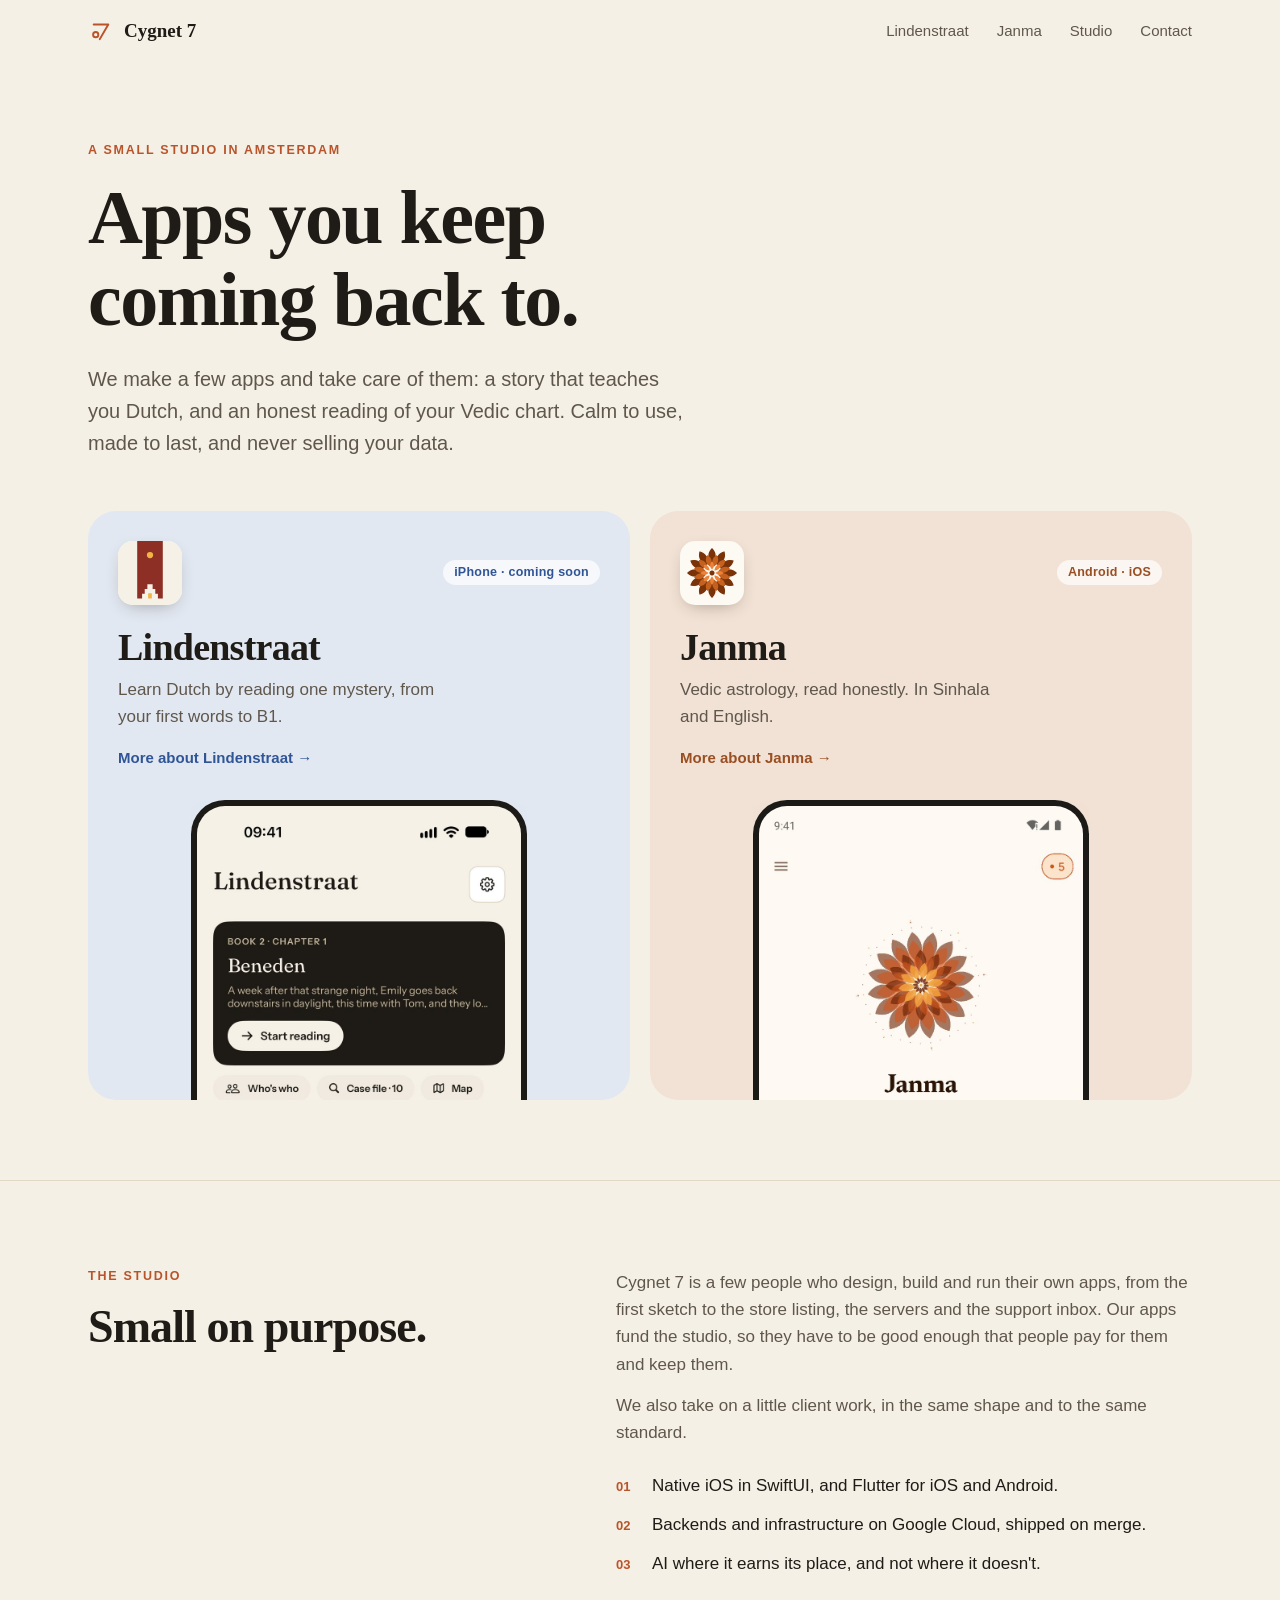
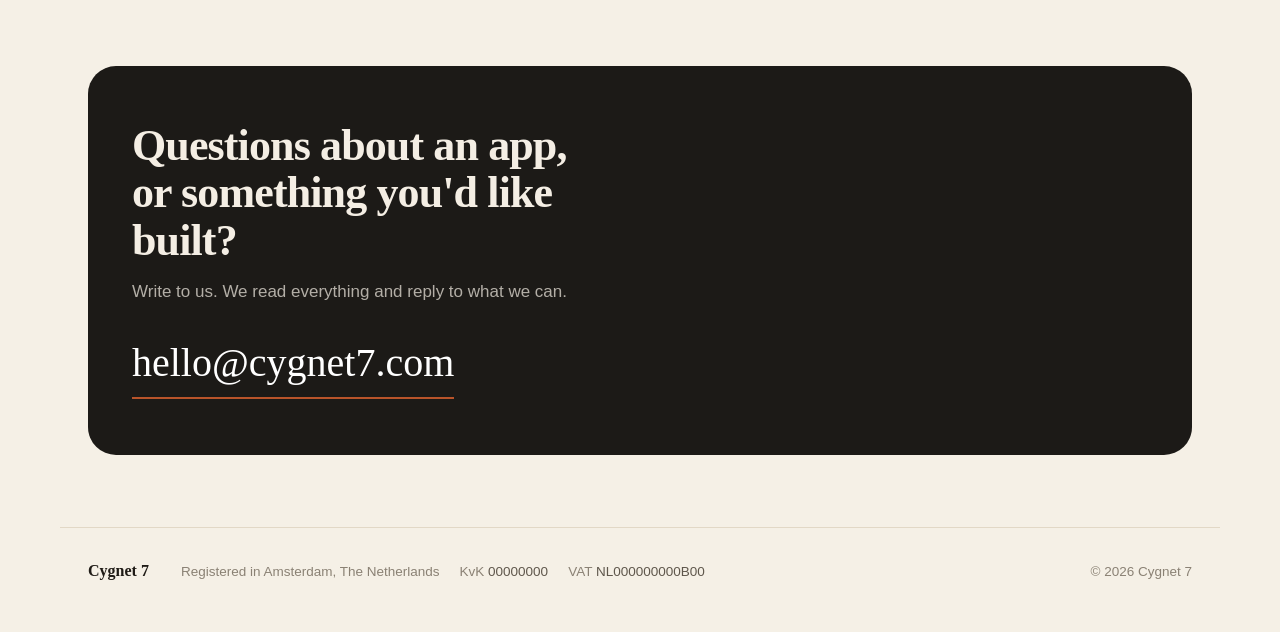
<file: index.html>
<!doctype html>
<html lang="en">
<head>
  <meta charset="utf-8" />
  <meta name="viewport" content="width=device-width, initial-scale=1" />
  <title>Cygnet 7 — Lindenstraat, Janma and other small apps from Amsterdam</title>
  <meta name="description" content="Cygnet 7 is a small studio in Amsterdam making apps people keep: Lindenstraat, a story that teaches you Dutch, and Janma, Vedic astrology read honestly." />
  <link rel="icon" href="/favicon.svg" type="image/svg+xml" />
  <link rel="canonical" href="https://cygnet7.com/" />
  <meta property="og:type" content="website" />
  <meta property="og:url" content="https://cygnet7.com/" />
  <meta property="og:title" content="Cygnet 7 — Lindenstraat, Janma and other small apps from Amsterdam" />
  <meta property="og:description" content="Cygnet 7 is a small studio in Amsterdam making apps people keep: Lindenstraat, a story that teaches you Dutch, and Janma, Vedic astrology read honestly." />
  <meta name="theme-color" content="#F5F0E6" />
  <script type="module" crossorigin src="/assets/main-B6QaQuhR.js"></script>
  <link rel="stylesheet" crossorigin href="/assets/main-YdUHh7R9.css">
</head>
<body>

<header class="nav-bar">
  <div class="nav">
    <a class="mark" href="/" aria-label="Cygnet 7 home">
      <svg viewBox="0 0 32 32" width="26" height="26" aria-hidden="true">
        <path d="M7 8 H25 L14.5 26" fill="none" stroke="currentColor" stroke-width="2.4"
              stroke-linecap="round" stroke-linejoin="round"/>
        <circle cx="9.5" cy="20.5" r="3.2" fill="none" stroke="currentColor" stroke-width="2.4"/>
      </svg>
      <span>Cygnet&nbsp;7</span>
    </a>
    <nav class="nav-links">
      <a href="/lindenstraat/">Lindenstraat</a>
      <a href="/janma/">Janma</a>
      <a class="hide-sm" href="/#studio">Studio</a>
      <a href="/#contact">Contact</a>
    </nav>
  </div>
</header>

<main>
  <div class="wrap">
    <section class="hero">
      <p class="kicker reveal">A small studio in Amsterdam</p>
      <h1 class="reveal d1">Apps you keep coming back to.</h1>
      <p class="lede reveal d2">
        We make a few apps and take care of them: a story that teaches you Dutch, and an honest reading of your
        Vedic chart. Calm to use, made to last, and never selling your data.
      </p>
    </section>

    <div class="pcards">
      <a class="pcard brand-lindenstraat reveal" href="/lindenstraat/">
        <div class="pcard-body">
          <div class="pcard-top">
            <img class="app-icon" src="/img/lindenstraat-icon.svg" alt="" width="64" height="64" />
            <span class="platform">iPhone · coming soon</span>
          </div>
          <h2>Lindenstraat</h2>
          <p>Learn Dutch by reading one mystery, from your first words to B1.</p>
          <p class="go">More about Lindenstraat →</p>
        </div>
        <div class="pcard-shot"><div class="screen"><img src="/img/lindenstraat-home.jpg" alt="" loading="lazy" /></div></div>
      </a>
      <a class="pcard brand-janma reveal d1" href="/janma/">
        <div class="pcard-body">
          <div class="pcard-top">
            <img class="app-icon" src="/img/janma-icon.png" alt="" width="64" height="64" />
            <span class="platform">Android · iOS</span>
          </div>
          <h2>Janma</h2>
          <p>Vedic astrology, read honestly. In Sinhala and English.</p>
          <p class="go">More about Janma →</p>
        </div>
        <div class="pcard-shot"><div class="screen"><img src="/img/janma-1.jpg" alt="" loading="lazy" /></div></div>
      </a>
    </div>
  </div>

  <section id="studio" class="studio">
    <div class="wrap studio-grid">
      <div class="reveal">
        <p class="kicker">The studio</p>
        <h2>Small on purpose.</h2>
      </div>
      <div class="studio-copy reveal d1">
        <p>
          Cygnet 7 is a few people who design, build and run their own apps, from the first sketch to the store
          listing, the servers and the support inbox. Our apps fund the studio, so they have to be good enough that
          people pay for them and keep them.
        </p>
        <p>We also take on a little client work, in the same shape and to the same standard.</p>
        <div class="studio-list">
          <div><span>01</span>Native iOS in SwiftUI, and Flutter for iOS and Android.</div>
          <div><span>02</span>Backends and infrastructure on Google Cloud, shipped on merge.</div>
          <div><span>03</span>AI where it earns its place, and not where it doesn't.</div>
        </div>
      </div>
    </div>
  </section>

  <div class="wrap">
    <section id="contact" class="contact reveal">
      <h2>Questions about an app, or something you'd like built?</h2>
      <p>Write to us. We read everything and reply to what we can.</p>
      <a class="mailto" href="mailto:hello@cygnet7.com">hello@cygnet7.com</a>
    </section>
  </div>
</main>

<footer class="footer">
  <div class="footer-brand">Cygnet&nbsp;7</div>
  <div class="footer-legal">
    <!-- TODO: replace with the real registration details before launch.
         Dutch companies are generally required to publish KvK and VAT. -->
    <span>Registered in Amsterdam, The Netherlands</span>
    <span>KvK <em>00000000</em></span>
    <span>VAT <em>NL000000000B00</em></span>
  </div>
  <div class="footer-meta">
    <span>&copy; <span id="year">2026</span> Cygnet 7</span>
  </div>
</footer>

</body>
</html>
</file>
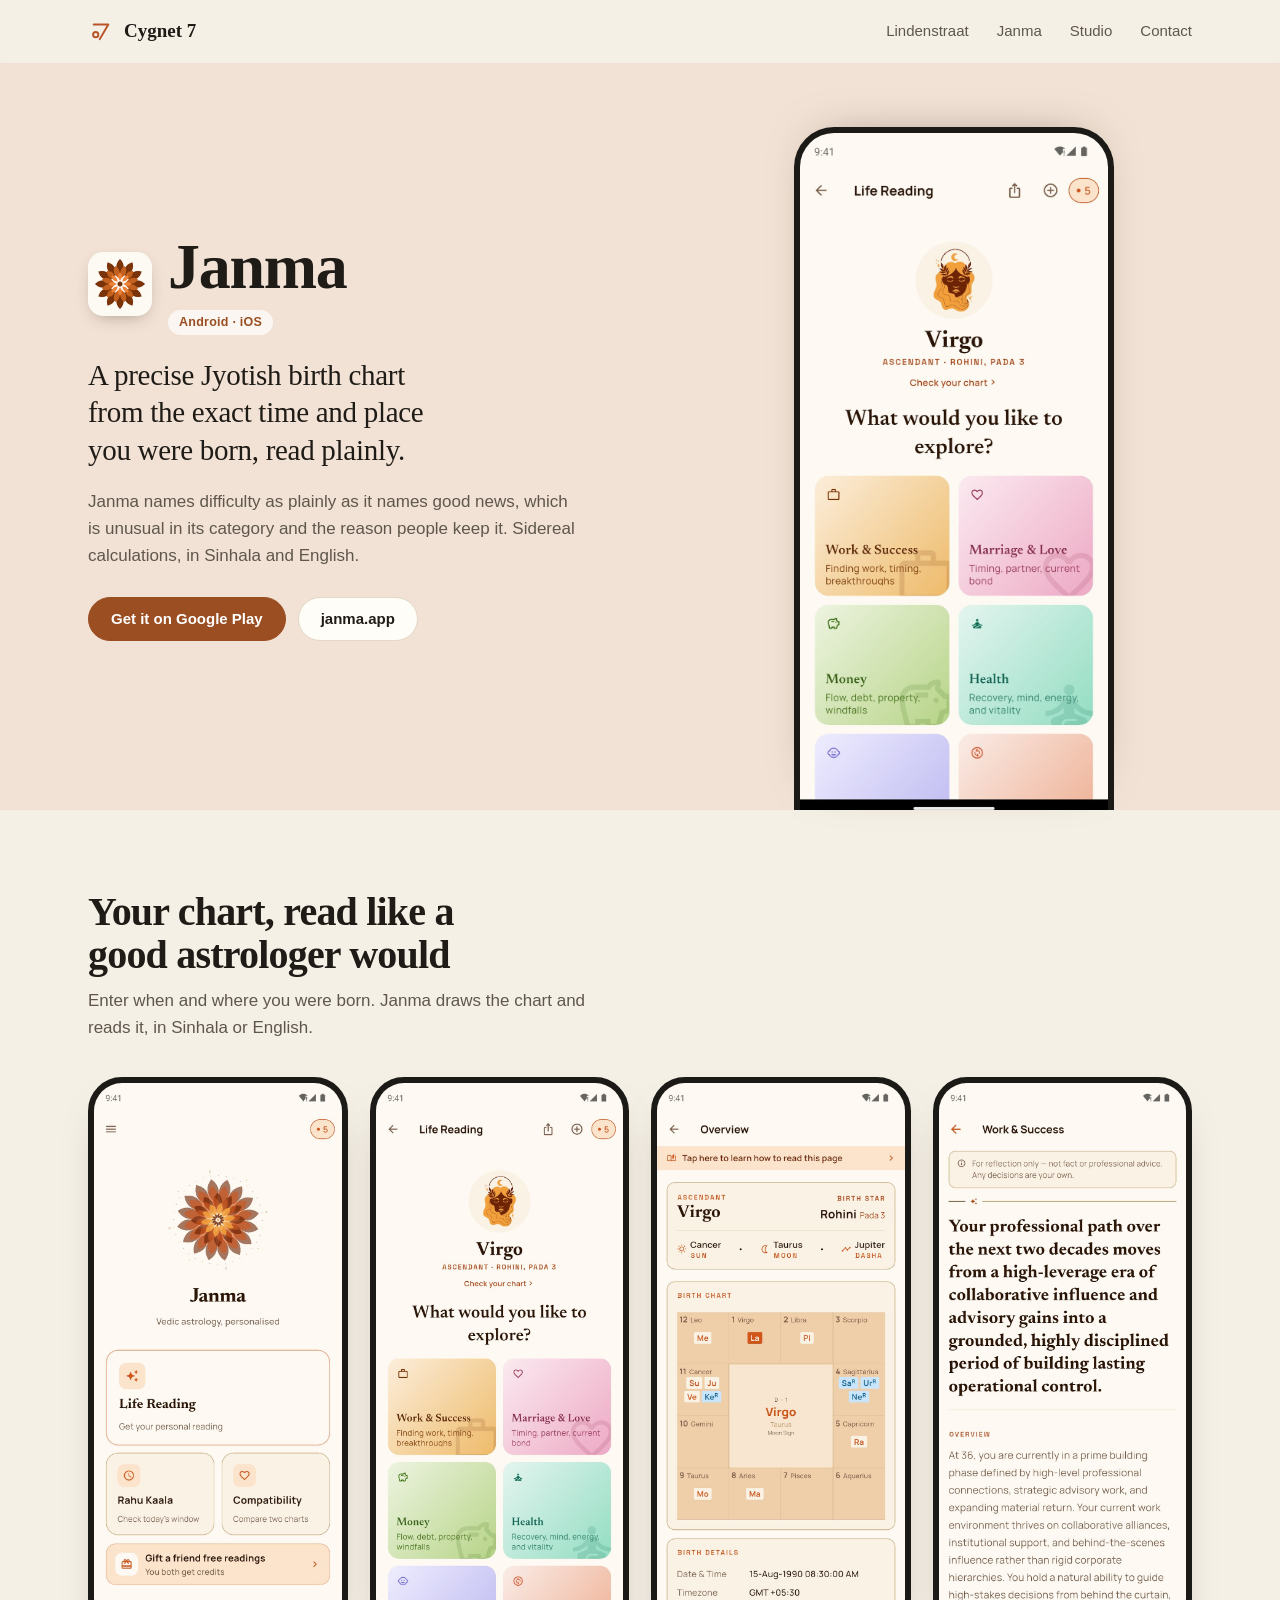
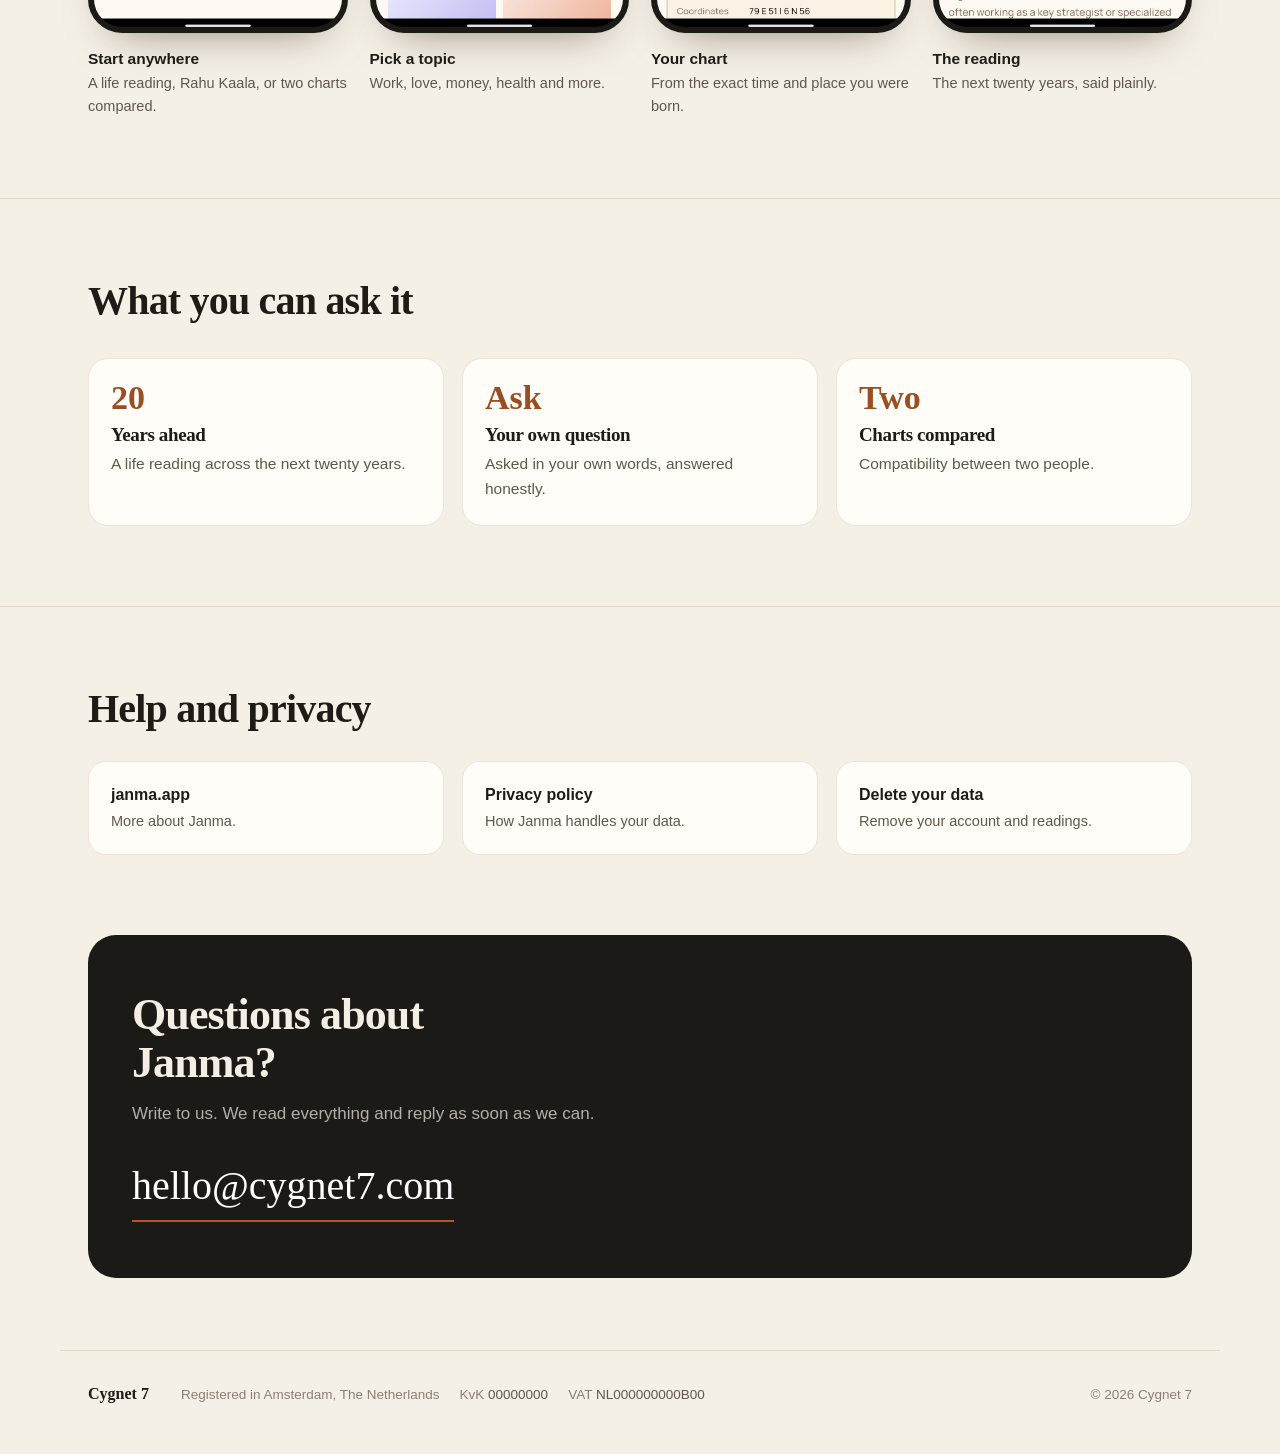
<file: janma/index.html>
<!doctype html>
<html lang="en">
<head>
  <meta charset="utf-8" />
  <meta name="viewport" content="width=device-width, initial-scale=1" />
  <title>Janma — Vedic astrology, read honestly · Cygnet 7</title>
  <meta name="description" content="Janma computes a precise Jyotish birth chart and reads it plainly: a life reading, your own questions, and compatibility. In Sinhala and English." />
  <link rel="icon" href="/favicon.svg" type="image/svg+xml" />
  <link rel="canonical" href="https://cygnet7.com/janma/" />
  <meta property="og:type" content="website" />
  <meta property="og:url" content="https://cygnet7.com/janma/" />
  <meta property="og:title" content="Janma — Vedic astrology, read honestly · Cygnet 7" />
  <meta property="og:description" content="Janma computes a precise Jyotish birth chart and reads it plainly: a life reading, your own questions, and compatibility. In Sinhala and English." />
  <meta name="theme-color" content="#F5F0E6" />
  <script type="module" crossorigin src="/assets/main-B6QaQuhR.js"></script>
  <link rel="stylesheet" crossorigin href="/assets/main-YdUHh7R9.css">
</head>
<body class="brand-janma">

<header class="nav-bar">
  <div class="nav">
    <a class="mark" href="/" aria-label="Cygnet 7 home">
      <svg viewBox="0 0 32 32" width="26" height="26" aria-hidden="true">
        <path d="M7 8 H25 L14.5 26" fill="none" stroke="currentColor" stroke-width="2.4"
              stroke-linecap="round" stroke-linejoin="round"/>
        <circle cx="9.5" cy="20.5" r="3.2" fill="none" stroke="currentColor" stroke-width="2.4"/>
      </svg>
      <span>Cygnet&nbsp;7</span>
    </a>
    <nav class="nav-links">
      <a href="/lindenstraat/">Lindenstraat</a>
      <a href="/janma/">Janma</a>
      <a class="hide-sm" href="/#studio">Studio</a>
      <a href="/#contact">Contact</a>
    </nav>
  </div>
</header>

<main>
  <section class="p-hero">
    <div class="wrap p-hero-grid">
      <div class="p-hero-text">
        <div class="p-name reveal">
          <img class="app-icon" src="/img/janma-icon.png" alt="" width="64" height="64" />
          <div>
            <h1>Janma</h1>
            <span class="platform">Android · iOS</span>
          </div>
        </div>
        <p class="p-lede reveal d1">A precise Jyotish birth chart from the exact time and place you were born, read plainly.</p>
        <p class="p-copy reveal d2">Janma names difficulty as plainly as it names good news, which is unusual in its category and the reason people keep it. Sidereal calculations, in Sinhala and English.</p>
        <div class="btns reveal d3">
          <a class="btn btn--primary" href="https://play.google.com/store/apps/details?id=com.cygnet7.janma" target="_blank" rel="noopener">Get it on Google&nbsp;Play</a>
          <a class="btn" href="https://janma.app" target="_blank" rel="noopener">janma.app</a>
        </div>
      </div>
      <div class="p-hero-shot reveal d1">
        <div class="screen"><img src="/img/janma-2.jpg" alt="Janma: your ascendant and the topics to explore" /></div>
      </div>
    </div>
  </section>

  <section class="p-section">
    <div class="wrap">
      <h2 class="reveal">Your chart, read like a good astrologer would</h2>
      <p class="sub reveal d1">Enter when and where you were born. Janma draws the chart and reads it, in Sinhala or English.</p>
      <div class="phones">
        <figure class="phone reveal">
          <div class="screen"><img src="/img/janma-1.jpg" alt="Janma home screen" loading="lazy" /></div>
          <figcaption><strong>Start anywhere</strong>A life reading, Rahu Kaala, or two charts compared.</figcaption>
        </figure>
        <figure class="phone reveal d1">
          <div class="screen"><img src="/img/janma-2.jpg" alt="Choosing a topic to explore" loading="lazy" /></div>
          <figcaption><strong>Pick a topic</strong>Work, love, money, health and more.</figcaption>
        </figure>
        <figure class="phone reveal d2">
          <div class="screen"><img src="/img/janma-3.jpg" alt="A birth chart in Janma" loading="lazy" /></div>
          <figcaption><strong>Your chart</strong>From the exact time and place you were born.</figcaption>
        </figure>
        <figure class="phone reveal d3">
          <div class="screen"><img src="/img/janma-4.jpg" alt="A reading about work and success" loading="lazy" /></div>
          <figcaption><strong>The reading</strong>The next twenty years, said plainly.</figcaption>
        </figure>
      </div>
    </div>
  </section>

  <section class="p-section">
    <div class="wrap">
      <h2 class="reveal">What you can ask it</h2>
      <div class="facts">
        <div class="fact reveal">
          <div class="num">20</div>
          <h3>Years ahead</h3>
          <p>A life reading across the next twenty years.</p>
        </div>
        <div class="fact reveal d1">
          <div class="num">Ask</div>
          <h3>Your own question</h3>
          <p>Asked in your own words, answered honestly.</p>
        </div>
        <div class="fact reveal d2">
          <div class="num">Two</div>
          <h3>Charts compared</h3>
          <p>Compatibility between two people.</p>
        </div>
      </div>
    </div>
  </section>

  <section class="p-section">
    <div class="wrap">
      <h2 class="reveal">Help and privacy</h2>
      <div class="p-links reveal d1">
        <a class="p-link" href="https://janma.app"><strong>janma.app</strong><span>More about Janma.</span></a>
        <a class="p-link" href="https://janma.app/privacy.html"><strong>Privacy policy</strong><span>How Janma handles your data.</span></a>
        <a class="p-link" href="https://janma.app/delete-data.html"><strong>Delete your data</strong><span>Remove your account and readings.</span></a>
      </div>
    </div>
  </section>

  <div class="wrap">
    <section id="contact" class="contact reveal">
      <h2>Questions about Janma?</h2>
      <p>Write to us. We read everything and reply as soon as we can.</p>
      <a class="mailto" href="mailto:hello@cygnet7.com">hello@cygnet7.com</a>
    </section>
  </div>
</main>

<footer class="footer">
  <div class="footer-brand">Cygnet&nbsp;7</div>
  <div class="footer-legal">
    <!-- TODO: replace with the real registration details before launch.
         Dutch companies are generally required to publish KvK and VAT. -->
    <span>Registered in Amsterdam, The Netherlands</span>
    <span>KvK <em>00000000</em></span>
    <span>VAT <em>NL000000000B00</em></span>
  </div>
  <div class="footer-meta">
    <span>&copy; <span id="year">2026</span> Cygnet 7</span>
  </div>
</footer>

</body>
</html>
</file>
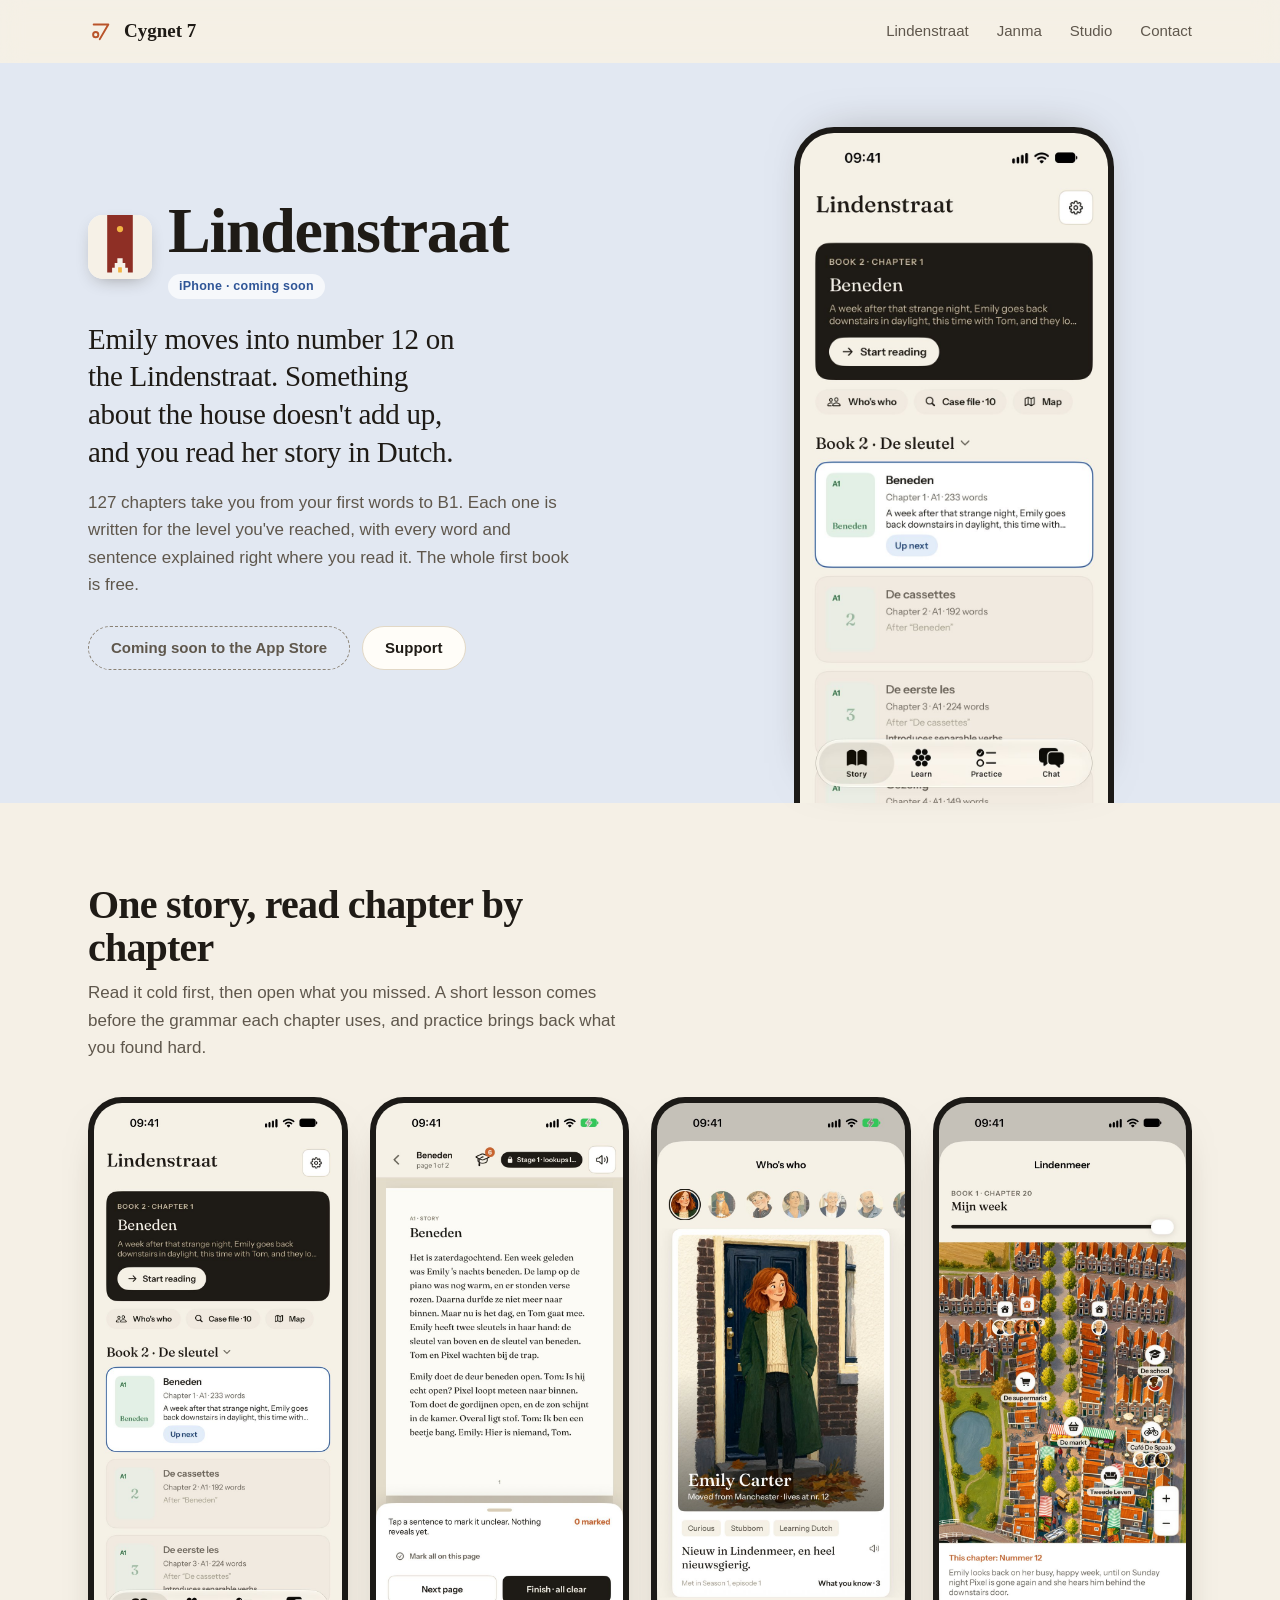
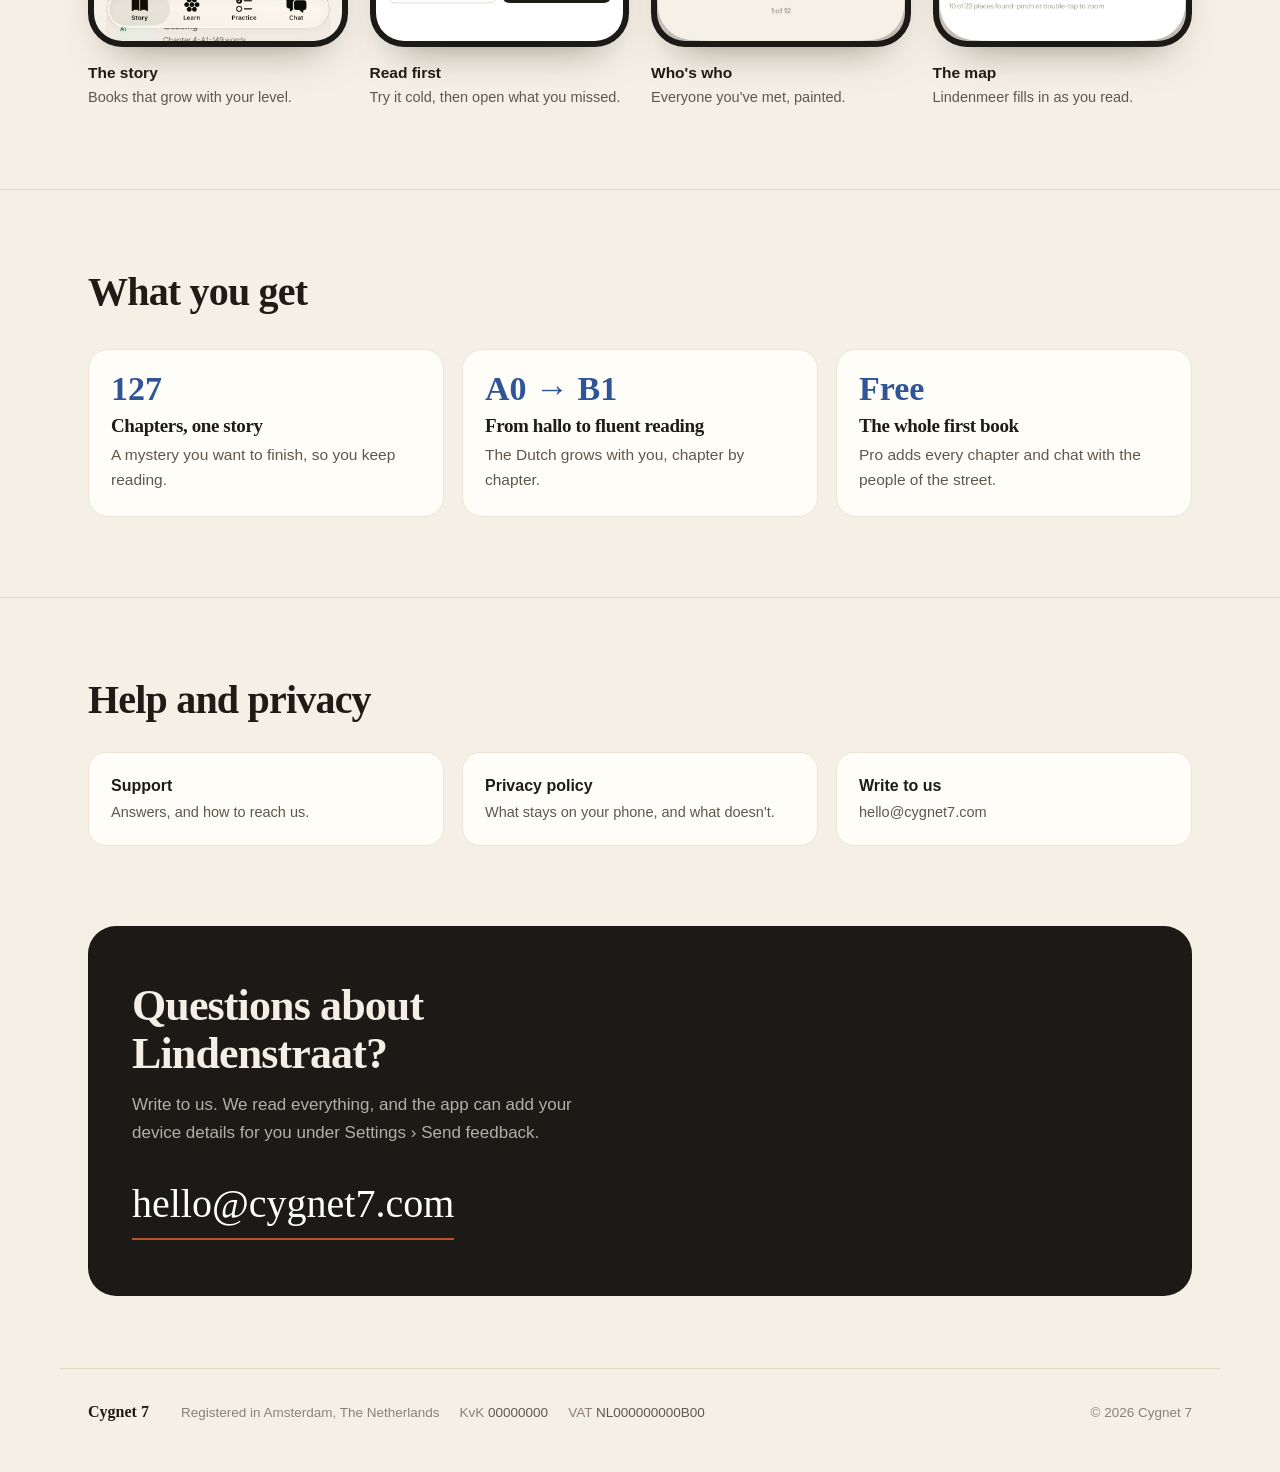
<file: lindenstraat/index.html>
<!doctype html>
<html lang="en">
<head>
  <meta charset="utf-8" />
  <meta name="viewport" content="width=device-width, initial-scale=1" />
  <title>Lindenstraat — learn Dutch by reading one story · Cygnet 7</title>
  <meta name="description" content="Lindenstraat teaches Dutch through one mystery, told across 127 chapters from your first words to B1. Book 1 is free." />
  <link rel="icon" href="/favicon.svg" type="image/svg+xml" />
  <link rel="canonical" href="https://cygnet7.com/lindenstraat/" />
  <meta property="og:type" content="website" />
  <meta property="og:url" content="https://cygnet7.com/lindenstraat/" />
  <meta property="og:title" content="Lindenstraat — learn Dutch by reading one story · Cygnet 7" />
  <meta property="og:description" content="Lindenstraat teaches Dutch through one mystery, told across 127 chapters from your first words to B1. Book 1 is free." />
  <meta name="theme-color" content="#F5F0E6" />
  <script type="module" crossorigin src="/assets/main-B6QaQuhR.js"></script>
  <link rel="stylesheet" crossorigin href="/assets/main-YdUHh7R9.css">
</head>
<body class="brand-lindenstraat">

<header class="nav-bar">
  <div class="nav">
    <a class="mark" href="/" aria-label="Cygnet 7 home">
      <svg viewBox="0 0 32 32" width="26" height="26" aria-hidden="true">
        <path d="M7 8 H25 L14.5 26" fill="none" stroke="currentColor" stroke-width="2.4"
              stroke-linecap="round" stroke-linejoin="round"/>
        <circle cx="9.5" cy="20.5" r="3.2" fill="none" stroke="currentColor" stroke-width="2.4"/>
      </svg>
      <span>Cygnet&nbsp;7</span>
    </a>
    <nav class="nav-links">
      <a href="/lindenstraat/">Lindenstraat</a>
      <a href="/janma/">Janma</a>
      <a class="hide-sm" href="/#studio">Studio</a>
      <a href="/#contact">Contact</a>
    </nav>
  </div>
</header>

<main>
  <section class="p-hero">
    <div class="wrap p-hero-grid">
      <div class="p-hero-text">
        <div class="p-name reveal">
          <img class="app-icon" src="/img/lindenstraat-icon.svg" alt="" width="64" height="64" />
          <div>
            <h1>Lindenstraat</h1>
            <span class="platform">iPhone · coming soon</span>
          </div>
        </div>
        <p class="p-lede reveal d1">Emily moves into number 12 on the Lindenstraat. Something about the house doesn't add up, and you read her story in Dutch.</p>
        <p class="p-copy reveal d2">127 chapters take you from your first words to B1. Each one is written for the level you've reached, with every word and sentence explained right where you read it. The whole first book is free.</p>
        <div class="btns reveal d3">
          <span class="btn btn--soon" aria-disabled="true">Coming soon to the App&nbsp;Store</span>
          <a class="btn" href="/lindenstraat/support/">Support</a>
        </div>
      </div>
      <div class="p-hero-shot reveal d1">
        <div class="screen"><img src="/img/lindenstraat-home.jpg" alt="The story: the next chapter and the book's list" /></div>
      </div>
    </div>
  </section>

  <section class="p-section">
    <div class="wrap">
      <h2 class="reveal">One story, read chapter by chapter</h2>
      <p class="sub reveal d1">Read it cold first, then open what you missed. A short lesson comes before the grammar each chapter uses, and practice brings back what you found hard.</p>
      <div class="phones">
        <figure class="phone reveal">
          <div class="screen"><img src="/img/lindenstraat-home.jpg" alt="The story list" loading="lazy" /></div>
          <figcaption><strong>The story</strong>Books that grow with your level.</figcaption>
        </figure>
        <figure class="phone reveal d1">
          <div class="screen"><img src="/img/lindenstraat-reader.jpg" alt="Reading a chapter in Dutch" loading="lazy" /></div>
          <figcaption><strong>Read first</strong>Try it cold, then open what you missed.</figcaption>
        </figure>
        <figure class="phone reveal d2">
          <div class="screen"><img src="/img/lindenstraat-whoswho.jpg" alt="Emily's card in Who's who" loading="lazy" /></div>
          <figcaption><strong>Who's who</strong>Everyone you've met, painted.</figcaption>
        </figure>
        <figure class="phone reveal d3">
          <div class="screen"><img src="/img/lindenstraat-map.jpg" alt="The painted map of Lindenmeer" loading="lazy" /></div>
          <figcaption><strong>The map</strong>Lindenmeer fills in as you read.</figcaption>
        </figure>
      </div>
    </div>
  </section>

  <section class="p-section">
    <div class="wrap">
      <h2 class="reveal">What you get</h2>
      <div class="facts">
        <div class="fact reveal">
          <div class="num">127</div>
          <h3>Chapters, one story</h3>
          <p>A mystery you want to finish, so you keep reading.</p>
        </div>
        <div class="fact reveal d1">
          <div class="num">A0 → B1</div>
          <h3>From hallo to fluent reading</h3>
          <p>The Dutch grows with you, chapter by chapter.</p>
        </div>
        <div class="fact reveal d2">
          <div class="num">Free</div>
          <h3>The whole first book</h3>
          <p>Pro adds every chapter and chat with the people of the street.</p>
        </div>
      </div>
    </div>
  </section>

  <section class="p-section">
    <div class="wrap">
      <h2 class="reveal">Help and privacy</h2>
      <div class="p-links reveal d1">
        <a class="p-link" href="/lindenstraat/support/"><strong>Support</strong><span>Answers, and how to reach us.</span></a>
        <a class="p-link" href="/lindenstraat/privacy/"><strong>Privacy policy</strong><span>What stays on your phone, and what doesn't.</span></a>
        <a class="p-link" href="mailto:hello@cygnet7.com?subject=Lindenstraat"><strong>Write to us</strong><span>hello@cygnet7.com</span></a>
      </div>
    </div>
  </section>

  <div class="wrap">
    <section id="contact" class="contact reveal">
      <h2>Questions about Lindenstraat?</h2>
      <p>Write to us. We read everything, and the app can add your device details for you under Settings › Send feedback.</p>
      <a class="mailto" href="mailto:hello@cygnet7.com">hello@cygnet7.com</a>
    </section>
  </div>
</main>

<footer class="footer">
  <div class="footer-brand">Cygnet&nbsp;7</div>
  <div class="footer-legal">
    <!-- TODO: replace with the real registration details before launch.
         Dutch companies are generally required to publish KvK and VAT. -->
    <span>Registered in Amsterdam, The Netherlands</span>
    <span>KvK <em>00000000</em></span>
    <span>VAT <em>NL000000000B00</em></span>
  </div>
  <div class="footer-meta">
    <span>&copy; <span id="year">2026</span> Cygnet 7</span>
  </div>
</footer>

</body>
</html>
</file>
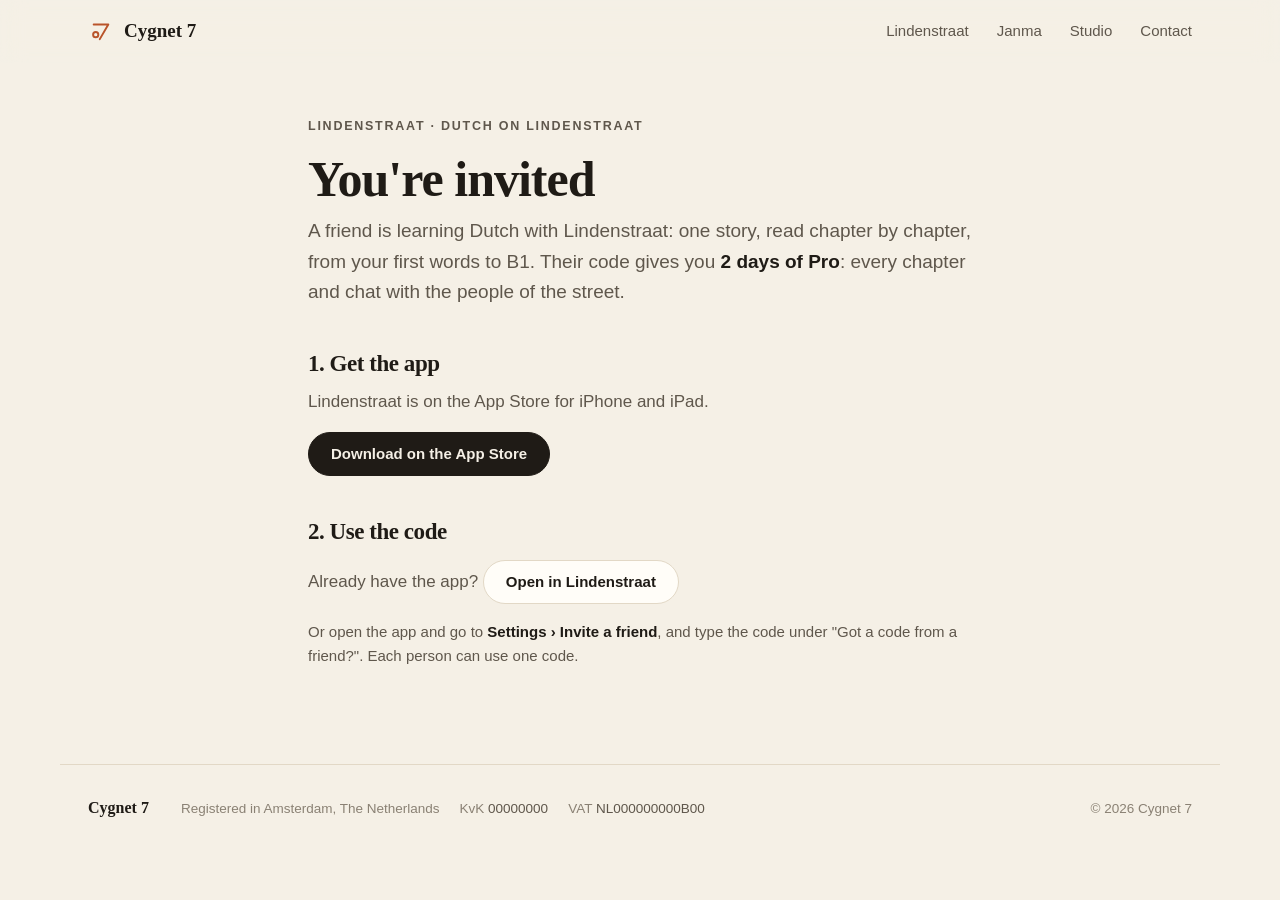
<file: lindenstraat/invite/index.html>
<!doctype html>
<html lang="en">
<head>
  <meta charset="utf-8" />
  <meta name="viewport" content="width=device-width, initial-scale=1" />
  <title>You're invited — Lindenstraat · Cygnet 7</title>
  <meta name="description" content="A friend invited you to Lindenstraat: learn Dutch by reading one story, from your first words to B1." />
  <meta property="og:title" content="You're invited to Lindenstraat" />
  <meta property="og:description" content="Learn Dutch by reading one story, from your first words to B1. Your friend's code gives you 2 days of Pro." />
  <link rel="icon" href="/favicon.svg" type="image/svg+xml" />
  <script type="module" crossorigin src="/assets/lindenstraatInvite-C5G5H2vC.js"></script>
  <link rel="modulepreload" crossorigin href="/assets/main-B6QaQuhR.js">
  <link rel="stylesheet" crossorigin href="/assets/main-YdUHh7R9.css">
</head>
<body>

<header class="nav-bar">
  <div class="nav">
    <a class="mark" href="/" aria-label="Cygnet 7 home">
      <svg viewBox="0 0 32 32" width="26" height="26" aria-hidden="true">
        <path d="M7 8 H25 L14.5 26" fill="none" stroke="currentColor" stroke-width="2.4"
              stroke-linecap="round" stroke-linejoin="round"/>
        <circle cx="9.5" cy="20.5" r="3.2" fill="none" stroke="currentColor" stroke-width="2.4"/>
      </svg>
      <span>Cygnet&nbsp;7</span>
    </a>
    <nav class="nav-links">
      <a href="/lindenstraat/">Lindenstraat</a>
      <a href="/janma/">Janma</a>
      <a class="hide-sm" href="/#studio">Studio</a>
      <a href="/#contact">Contact</a>
    </nav>
  </div>
</header>

<main class="doc">
  <p class="kicker">Lindenstraat · Dutch on Lindenstraat</p>
  <h1>You're invited</h1>
  <p class="doc-lede">
    A friend is learning Dutch with Lindenstraat: one story, read chapter by chapter, from your first words to B1.
    Their code gives you <strong>2 days of Pro</strong>: every chapter and chat with the people of the street.
  </p>

  <section class="doc-summary invite-code" hidden>
    <h2>Your code</h2>
    <p class="code" id="code"></p>
  </section>

  <h2>1. Get the app</h2>
  <p>Lindenstraat is on the App Store for iPhone and iPad.</p>
  <p><a class="btn btn--primary" id="store" href="https://apps.apple.com/app/id6821885391">Download on the App Store</a></p>

  <h2>2. Use the code</h2>
  <p>
    Already have the app? <a class="btn" id="open" href="lindenstraat://invite">Open in Lindenstraat</a>
  </p>
  <p class="doc-note">
    Or open the app and go to <strong>Settings › Invite a friend</strong>, and type the code under
    "Got a code from a friend?". Each person can use one code.
  </p>
</main>

<footer class="footer">
  <div class="footer-brand">Cygnet&nbsp;7</div>
  <div class="footer-legal">
    <span>Registered in Amsterdam, The Netherlands</span>
    <span>KvK <em>00000000</em></span>
    <span>VAT <em>NL000000000B00</em></span>
  </div>
  <div class="footer-meta">
    <span>&copy; <span id="year">2026</span> Cygnet 7</span>
  </div>
</footer>

</body>
</html>
</file>
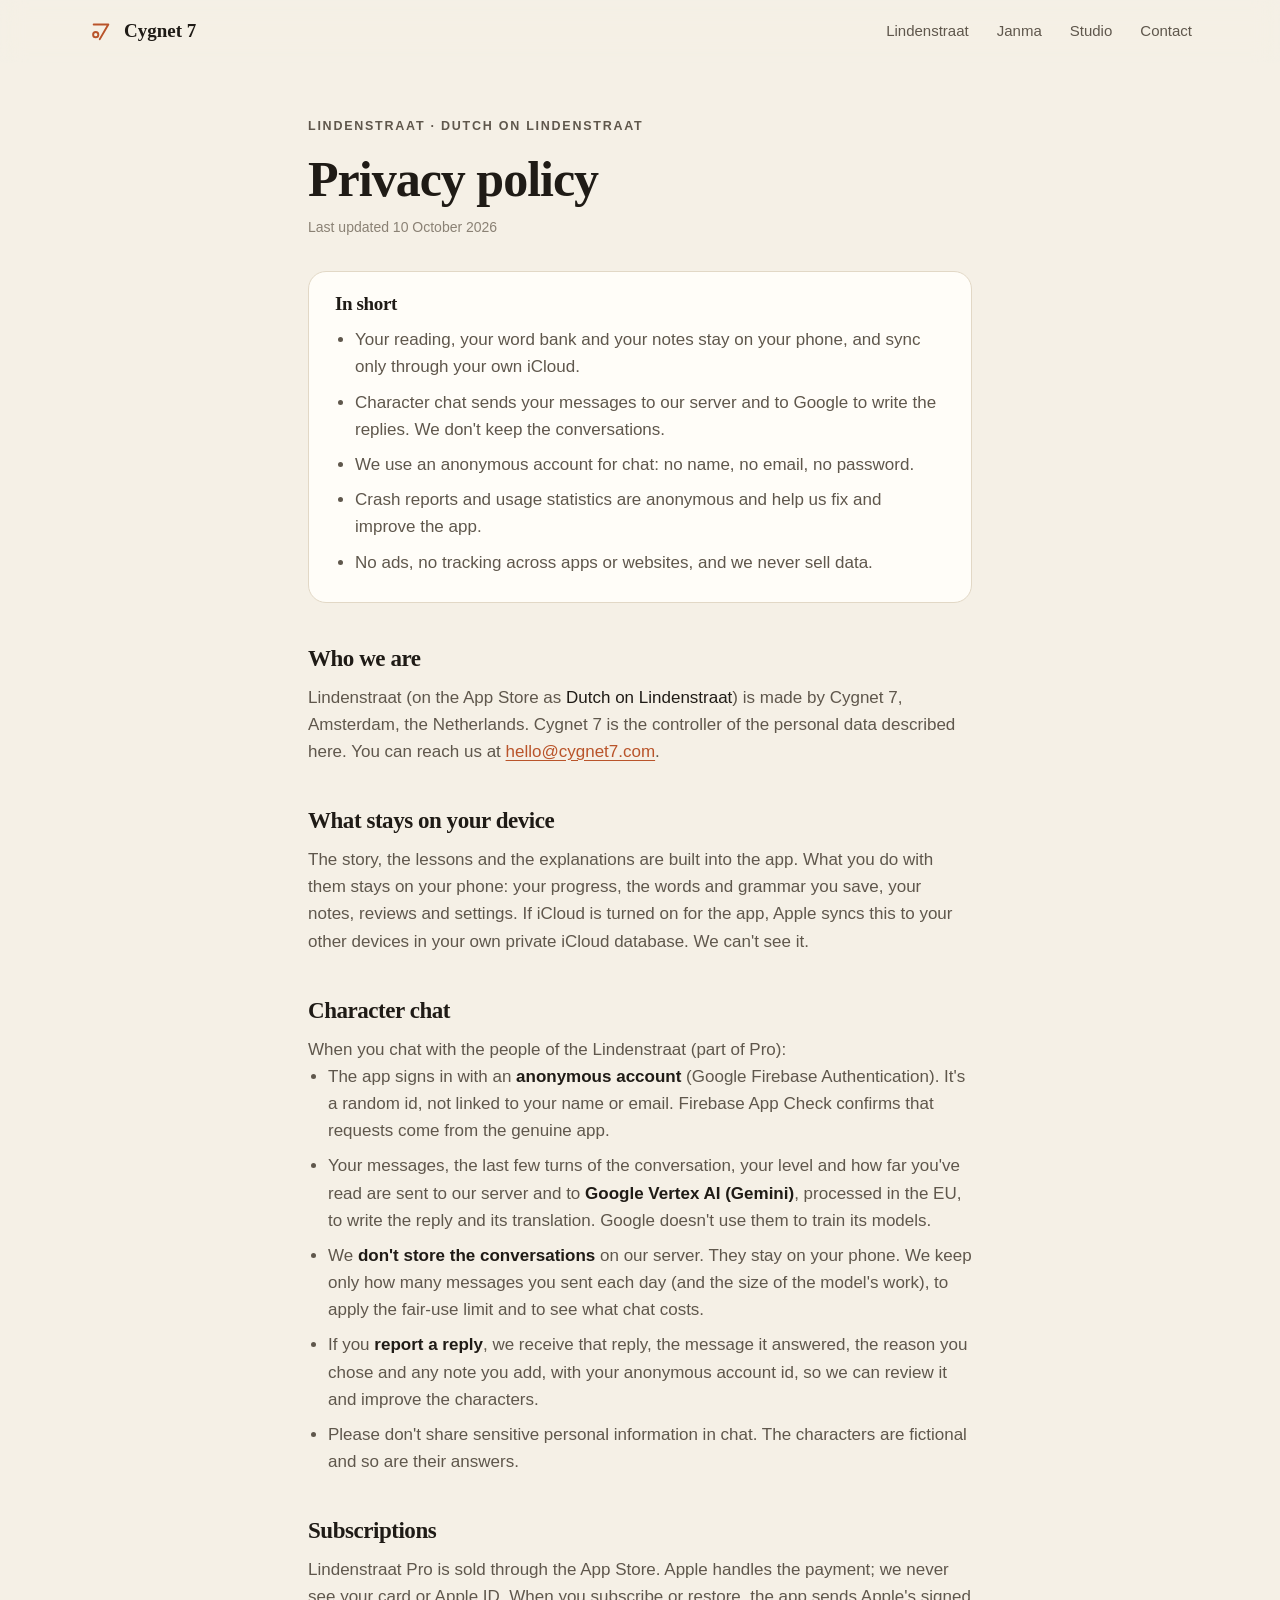
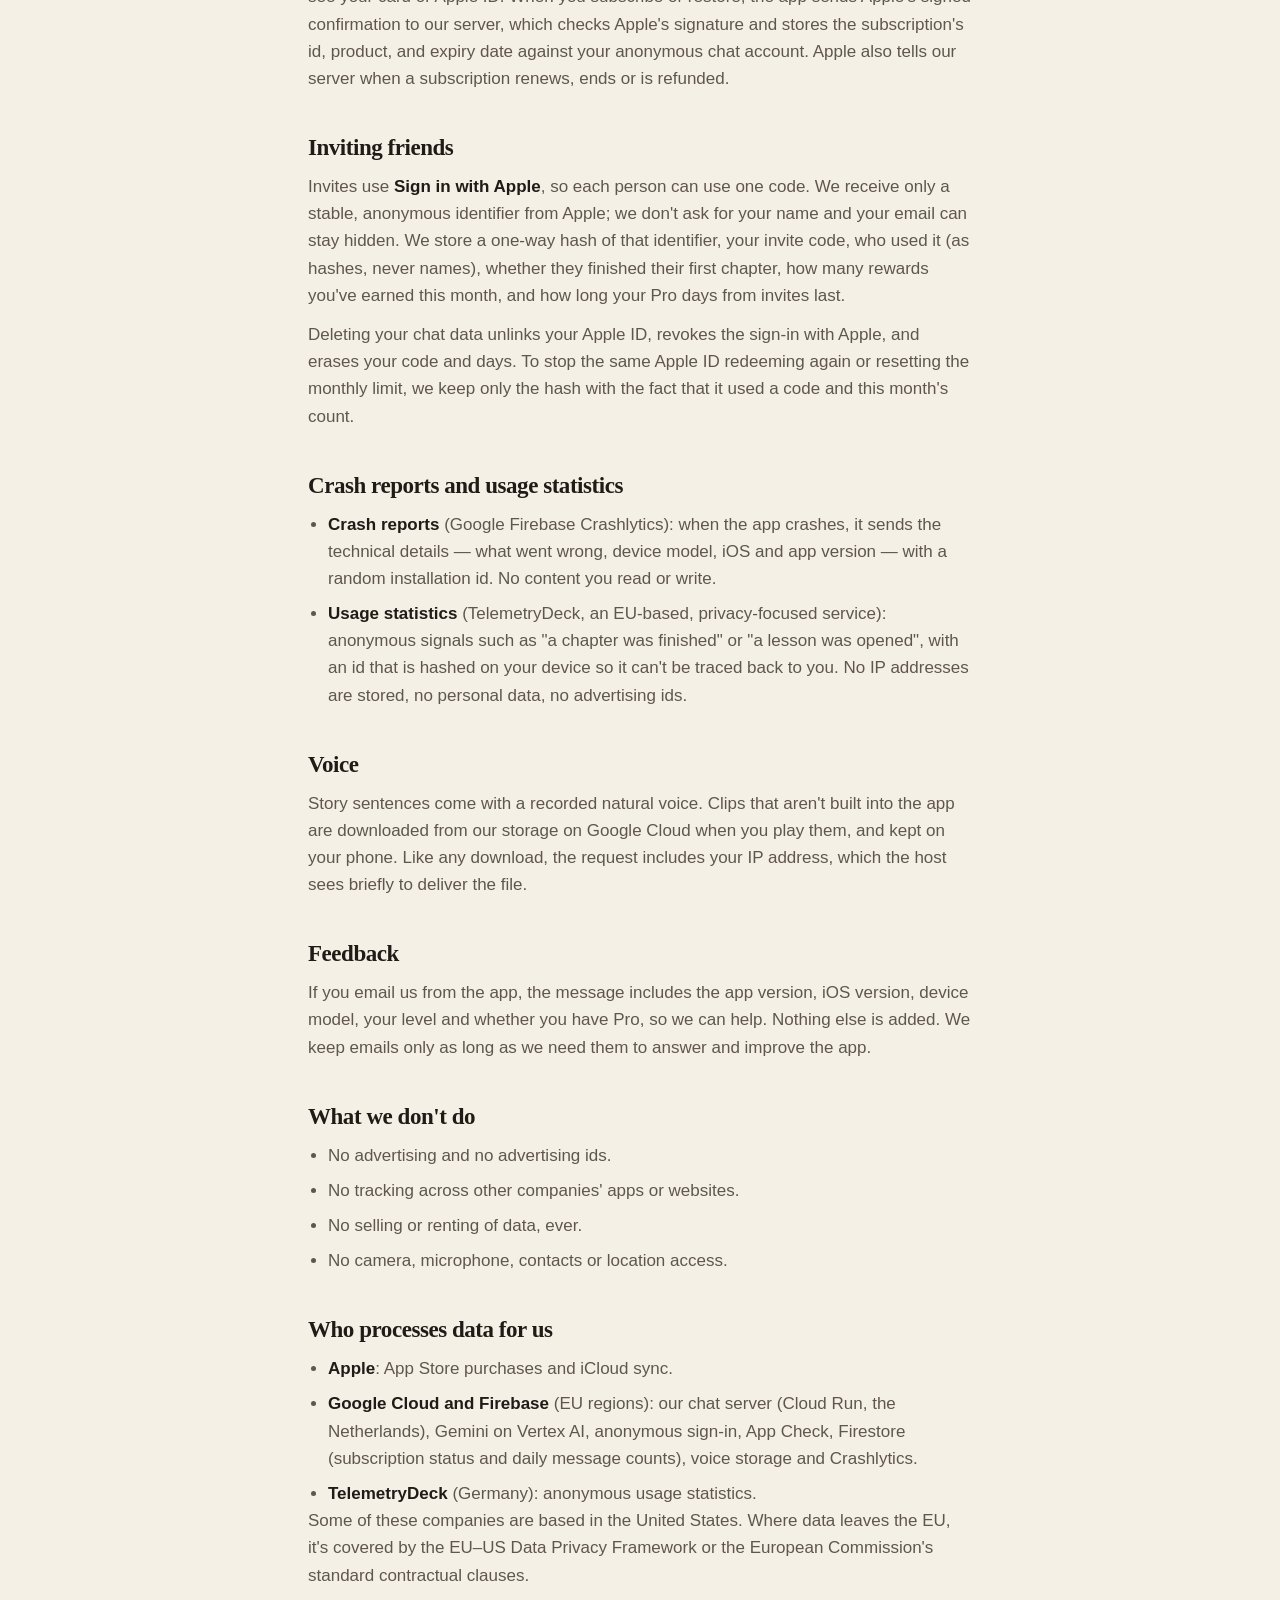
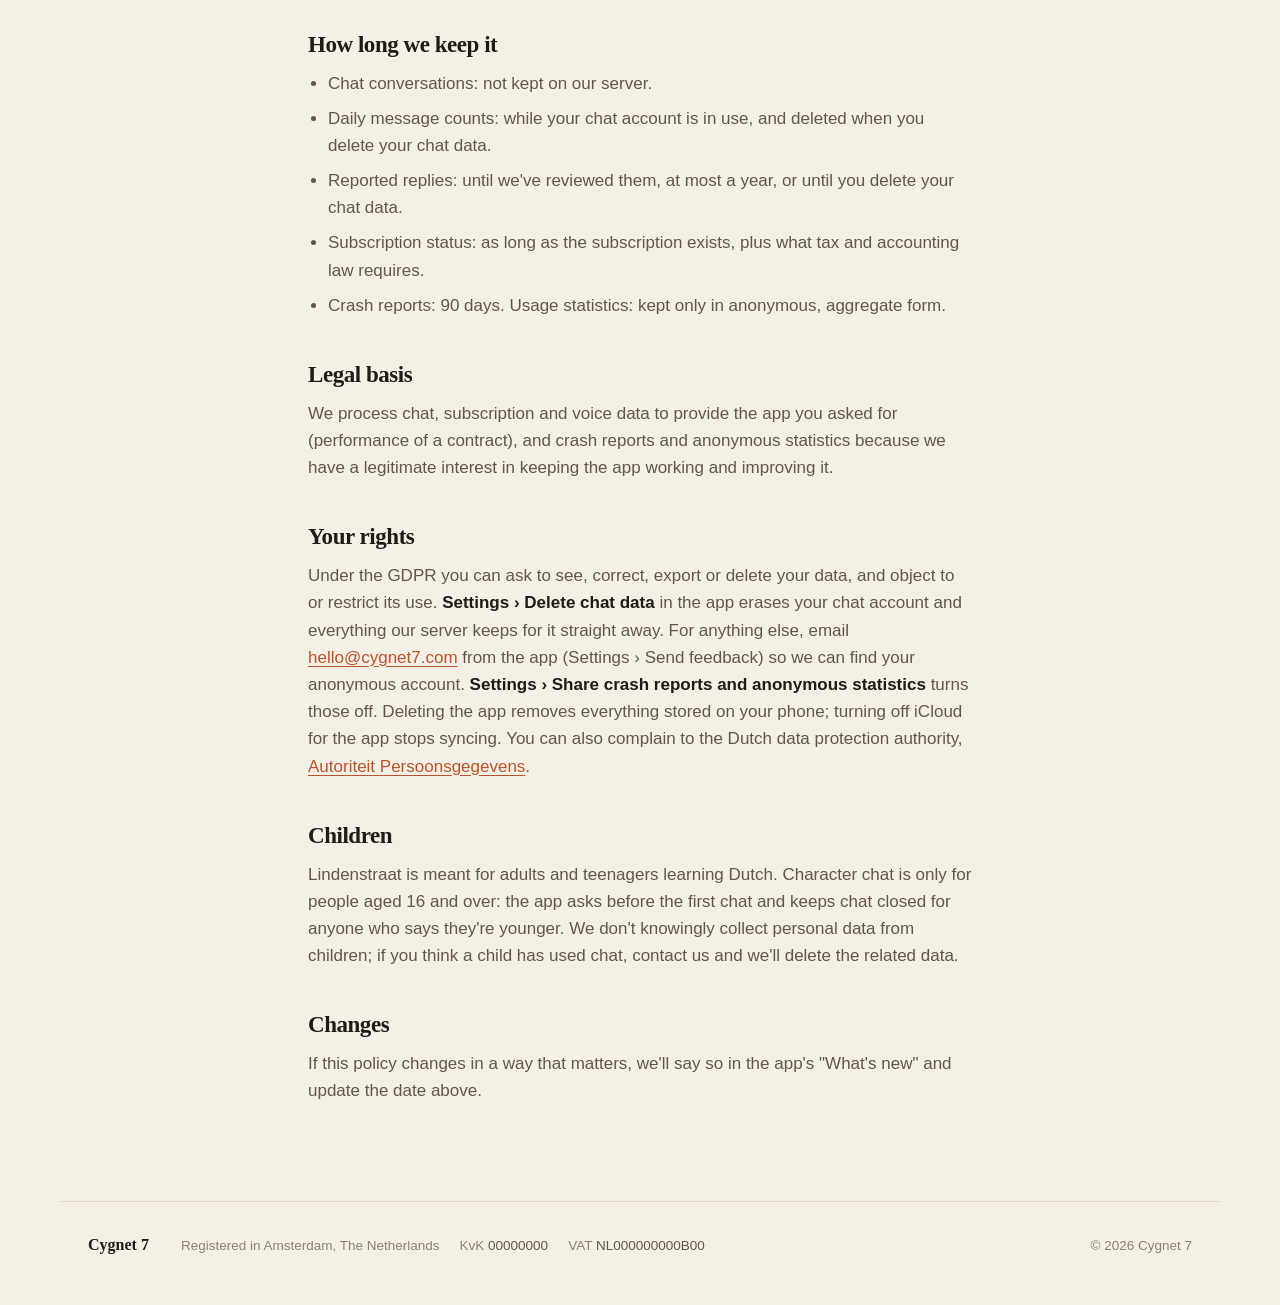
<file: lindenstraat/privacy/index.html>
<!doctype html>
<html lang="en">
<head>
  <meta charset="utf-8" />
  <meta name="viewport" content="width=device-width, initial-scale=1" />
  <title>Privacy policy — Lindenstraat · Cygnet 7</title>
  <meta name="description" content="How Lindenstraat, the Dutch reading app by Cygnet 7, handles your data: what stays on your phone, what reaches our server, and your rights." />
  <link rel="icon" href="/favicon.svg" type="image/svg+xml" />
  <link rel="canonical" href="https://cygnet7.com/lindenstraat/privacy/" />
  <script type="module" crossorigin src="/assets/main-B6QaQuhR.js"></script>
  <link rel="stylesheet" crossorigin href="/assets/main-YdUHh7R9.css">
</head>
<body>

<header class="nav-bar">
  <div class="nav">
    <a class="mark" href="/" aria-label="Cygnet 7 home">
      <svg viewBox="0 0 32 32" width="26" height="26" aria-hidden="true">
        <path d="M7 8 H25 L14.5 26" fill="none" stroke="currentColor" stroke-width="2.4"
              stroke-linecap="round" stroke-linejoin="round"/>
        <circle cx="9.5" cy="20.5" r="3.2" fill="none" stroke="currentColor" stroke-width="2.4"/>
      </svg>
      <span>Cygnet&nbsp;7</span>
    </a>
    <nav class="nav-links">
      <a href="/lindenstraat/">Lindenstraat</a>
      <a href="/janma/">Janma</a>
      <a class="hide-sm" href="/#studio">Studio</a>
      <a href="/#contact">Contact</a>
    </nav>
  </div>
</header>

<main class="doc">
  <p class="kicker">Lindenstraat · Dutch on Lindenstraat</p>
  <h1>Privacy policy</h1>
  <p class="doc-meta">Last updated 10 October 2026</p>

  <section class="doc-summary">
    <h2>In short</h2>
    <ul>
      <li>Your reading, your word bank and your notes stay on your phone, and sync only through your own iCloud.</li>
      <li>Character chat sends your messages to our server and to Google to write the replies. We don't keep the conversations.</li>
      <li>We use an anonymous account for chat: no name, no email, no password.</li>
      <li>Crash reports and usage statistics are anonymous and help us fix and improve the app.</li>
      <li>No ads, no tracking across apps or websites, and we never sell data.</li>
    </ul>
  </section>

  <h2>Who we are</h2>
  <p>
    Lindenstraat (on the App Store as <em>Dutch on Lindenstraat</em>) is made by Cygnet 7, Amsterdam, the Netherlands.
    Cygnet 7 is the controller of the personal data described here. You can reach us at
    <a href="mailto:hello@cygnet7.com">hello@cygnet7.com</a>.
  </p>

  <h2>What stays on your device</h2>
  <p>
    The story, the lessons and the explanations are built into the app. What you do with them stays on your phone:
    your progress, the words and grammar you save, your notes, reviews and settings. If iCloud is turned on for the
    app, Apple syncs this to your other devices in your own private iCloud database. We can't see it.
  </p>

  <h2>Character chat</h2>
  <p>When you chat with the people of the Lindenstraat (part of Pro):</p>
  <ul>
    <li>
      The app signs in with an <strong>anonymous account</strong> (Google Firebase Authentication). It's a random id,
      not linked to your name or email. Firebase App Check confirms that requests come from the genuine app.
    </li>
    <li>
      Your messages, the last few turns of the conversation, your level and how far you've read are sent to our
      server and to <strong>Google Vertex AI (Gemini)</strong>, processed in the EU, to write the reply and its
      translation. Google doesn't use them to train its models.
    </li>
    <li>
      We <strong>don't store the conversations</strong> on our server. They stay on your phone. We keep only how
      many messages you sent each day (and the size of the model's work), to apply the fair-use limit and to see
      what chat costs.
    </li>
    <li>
      If you <strong>report a reply</strong>, we receive that reply, the message it answered, the reason you chose
      and any note you add, with your anonymous account id, so we can review it and improve the characters.
    </li>
    <li>Please don't share sensitive personal information in chat. The characters are fictional and so are their answers.</li>
  </ul>

  <h2>Subscriptions</h2>
  <p>
    Lindenstraat Pro is sold through the App Store. Apple handles the payment; we never see your card or Apple ID. When you
    subscribe or restore, the app sends Apple's signed confirmation to our server, which checks Apple's signature
    and stores the subscription's id, product, and expiry date against your anonymous chat account. Apple also
    tells our server when a subscription renews, ends or is refunded.
  </p>

  <h2>Inviting friends</h2>
  <p>
    Invites use <strong>Sign in with Apple</strong>, so each person can use one code. We receive only a stable,
    anonymous identifier from Apple; we don't ask for your name and your email can stay hidden. We store a one-way
    hash of that identifier, your invite code, who used it (as hashes, never names), whether they finished their first
    chapter, how many rewards you've earned this month, and how long your Pro days from invites last.
  </p>
  <p>
    Deleting your chat data unlinks your Apple ID, revokes the sign-in with Apple, and erases your code and days. To
    stop the same Apple ID redeeming again or resetting the monthly limit, we keep only the hash with the fact that it
    used a code and this month's count.
  </p>

  <h2>Crash reports and usage statistics</h2>
  <ul>
    <li>
      <strong>Crash reports</strong> (Google Firebase Crashlytics): when the app crashes, it sends the technical
      details — what went wrong, device model, iOS and app version — with a random installation id. No content you
      read or write.
    </li>
    <li>
      <strong>Usage statistics</strong> (TelemetryDeck, an EU-based, privacy-focused service): anonymous signals
      such as "a chapter was finished" or "a lesson was opened", with an id that is hashed on your device so it
      can't be traced back to you. No IP addresses are stored, no personal data, no advertising ids.
    </li>
  </ul>

  <h2>Voice</h2>
  <p>
    Story sentences come with a recorded natural voice. Clips that aren't built into the app are downloaded from our
    storage on Google Cloud when you play them, and kept on your phone. Like any download, the request includes your
    IP address, which the host sees briefly to deliver the file.
  </p>

  <h2>Feedback</h2>
  <p>
    If you email us from the app, the message includes the app version, iOS version, device model, your level and
    whether you have Pro, so we can help. Nothing else is added. We keep emails only as long as we need them to
    answer and improve the app.
  </p>

  <h2>What we don't do</h2>
  <ul>
    <li>No advertising and no advertising ids.</li>
    <li>No tracking across other companies' apps or websites.</li>
    <li>No selling or renting of data, ever.</li>
    <li>No camera, microphone, contacts or location access.</li>
  </ul>

  <h2>Who processes data for us</h2>
  <ul>
    <li><strong>Apple</strong>: App Store purchases and iCloud sync.</li>
    <li><strong>Google Cloud and Firebase</strong> (EU regions): our chat server (Cloud Run, the Netherlands), Gemini on Vertex AI, anonymous sign-in, App Check, Firestore (subscription status and daily message counts), voice storage and Crashlytics.</li>
    <li><strong>TelemetryDeck</strong> (Germany): anonymous usage statistics.</li>
  </ul>
  <p>
    Some of these companies are based in the United States. Where data leaves the EU, it's covered by the EU–US Data
    Privacy Framework or the European Commission's standard contractual clauses.
  </p>

  <h2>How long we keep it</h2>
  <ul>
    <li>Chat conversations: not kept on our server.</li>
    <li>Daily message counts: while your chat account is in use, and deleted when you delete your chat data.</li>
    <li>Reported replies: until we've reviewed them, at most a year, or until you delete your chat data.</li>
    <li>Subscription status: as long as the subscription exists, plus what tax and accounting law requires.</li>
    <li>Crash reports: 90 days. Usage statistics: kept only in anonymous, aggregate form.</li>
  </ul>

  <h2>Legal basis</h2>
  <p>
    We process chat, subscription and voice data to provide the app you asked for (performance of a contract), and
    crash reports and anonymous statistics because we have a legitimate interest in keeping the app working and
    improving it.
  </p>

  <h2>Your rights</h2>
  <p>
    Under the GDPR you can ask to see, correct, export or delete your data, and object to or restrict its use.
    <strong>Settings › Delete chat data</strong> in the app erases your chat account and everything our server keeps
    for it straight away. For anything else, email <a href="mailto:hello@cygnet7.com">hello@cygnet7.com</a> from the
    app (Settings › Send feedback) so we can find your anonymous account. <strong>Settings › Share crash reports and
    anonymous statistics</strong> turns those off. Deleting the app removes everything stored on your phone; turning off iCloud for the app
    stops syncing. You can also complain to the Dutch data protection authority,
    <a href="https://autoriteitpersoonsgegevens.nl" target="_blank" rel="noopener">Autoriteit Persoonsgegevens</a>.
  </p>

  <h2>Children</h2>
  <p>
    Lindenstraat is meant for adults and teenagers learning Dutch. Character chat is only for people aged 16 and over:
    the app asks before the first chat and keeps chat closed for anyone who says they're younger. We don't knowingly
    collect personal data from children; if you think a child has used chat, contact us and we'll delete the related
    data.
  </p>

  <h2>Changes</h2>
  <p>
    If this policy changes in a way that matters, we'll say so in the app's "What's new" and update the date above.
  </p>
</main>

<footer class="footer">
  <div class="footer-brand">Cygnet&nbsp;7</div>
  <div class="footer-legal">
    <span>Registered in Amsterdam, The Netherlands</span>
    <span>KvK <em>00000000</em></span>
    <span>VAT <em>NL000000000B00</em></span>
  </div>
  <div class="footer-meta">
    <span>&copy; <span id="year">2026</span> Cygnet 7</span>
  </div>
</footer>

</body>
</html>
</file>
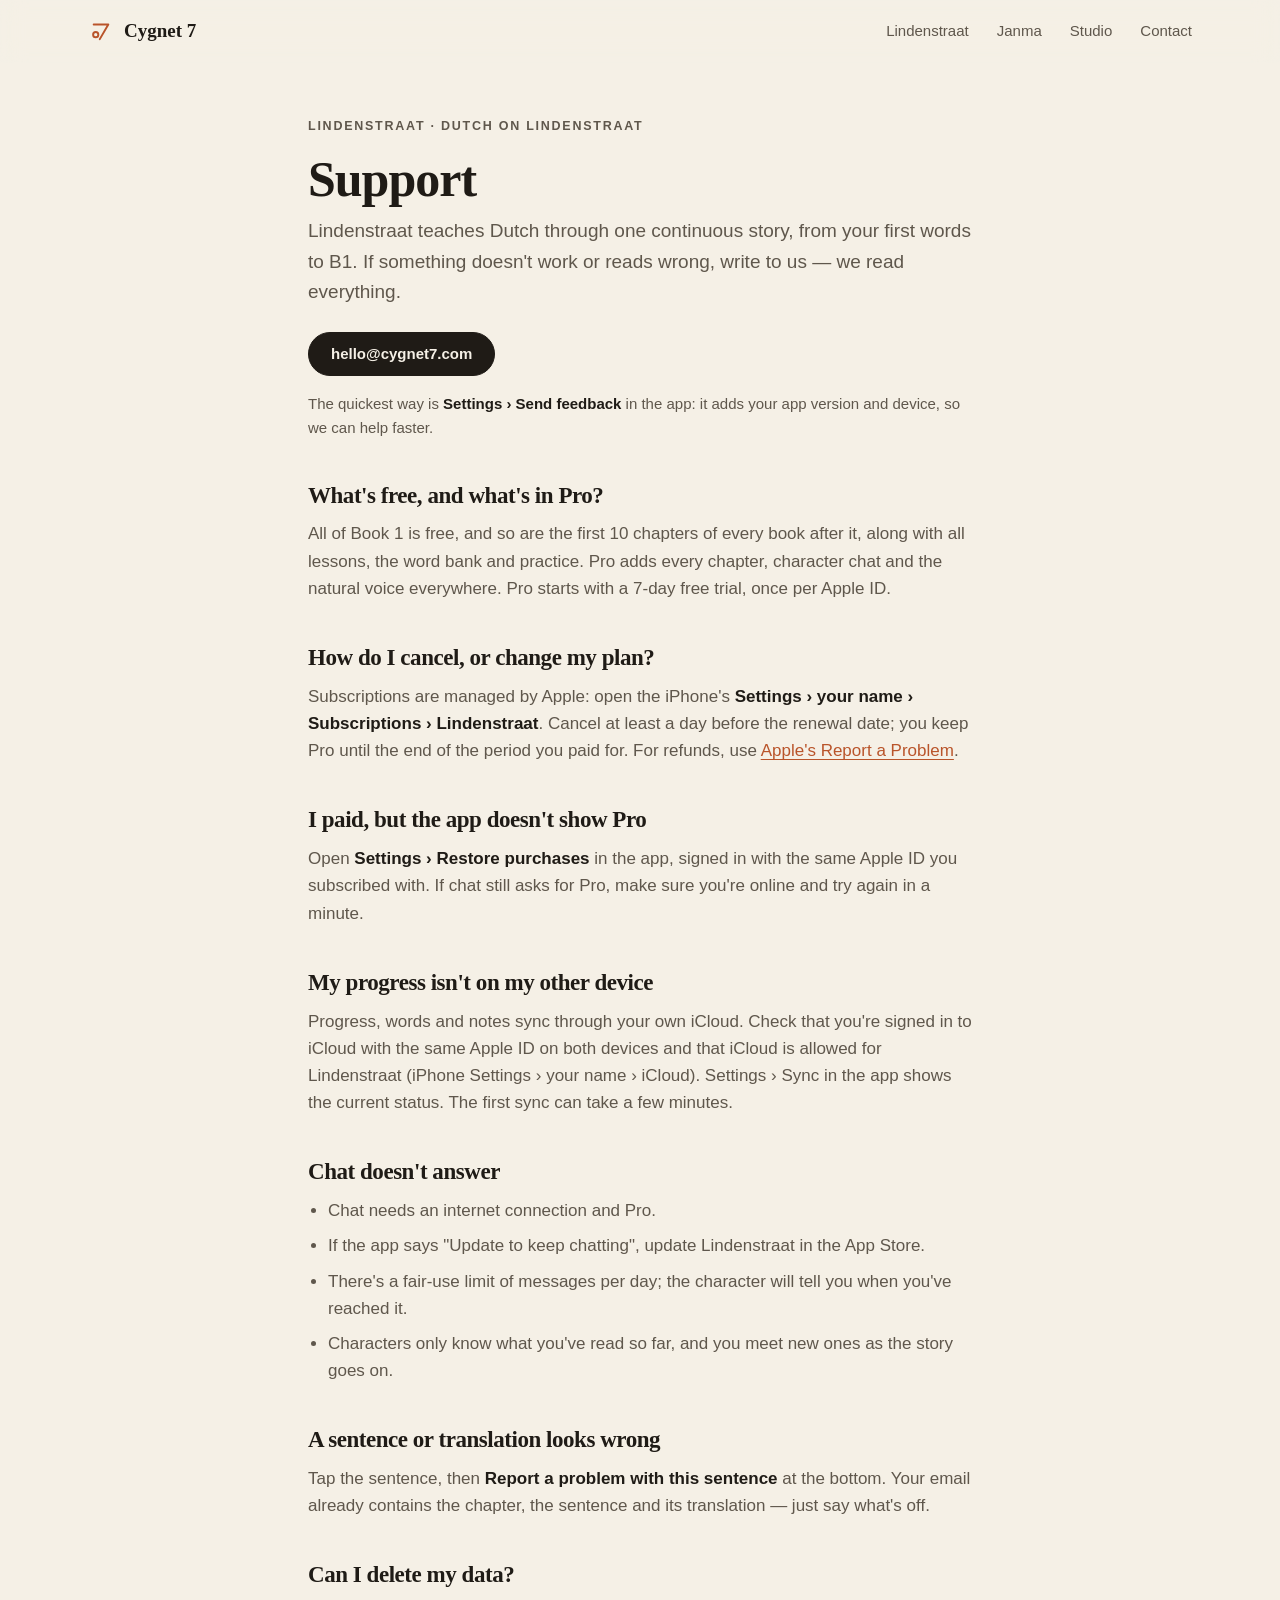
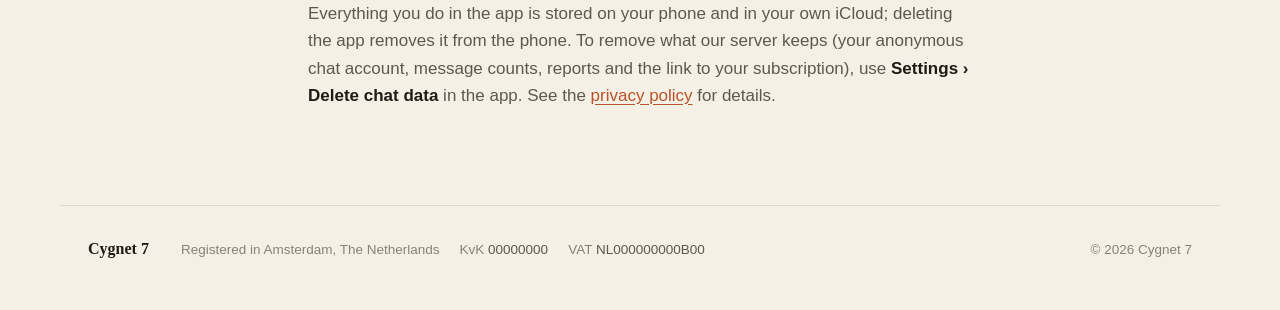
<file: lindenstraat/support/index.html>
<!doctype html>
<html lang="en">
<head>
  <meta charset="utf-8" />
  <meta name="viewport" content="width=device-width, initial-scale=1" />
  <title>Support — Lindenstraat · Cygnet 7</title>
  <meta name="description" content="Help with Lindenstraat, the Dutch reading app: free chapters and Pro, restoring purchases, iCloud sync, character chat and reporting a mistake." />
  <link rel="icon" href="/favicon.svg" type="image/svg+xml" />
  <link rel="canonical" href="https://cygnet7.com/lindenstraat/support/" />
  <script type="module" crossorigin src="/assets/main-B6QaQuhR.js"></script>
  <link rel="stylesheet" crossorigin href="/assets/main-YdUHh7R9.css">
</head>
<body>

<header class="nav-bar">
  <div class="nav">
    <a class="mark" href="/" aria-label="Cygnet 7 home">
      <svg viewBox="0 0 32 32" width="26" height="26" aria-hidden="true">
        <path d="M7 8 H25 L14.5 26" fill="none" stroke="currentColor" stroke-width="2.4"
              stroke-linecap="round" stroke-linejoin="round"/>
        <circle cx="9.5" cy="20.5" r="3.2" fill="none" stroke="currentColor" stroke-width="2.4"/>
      </svg>
      <span>Cygnet&nbsp;7</span>
    </a>
    <nav class="nav-links">
      <a href="/lindenstraat/">Lindenstraat</a>
      <a href="/janma/">Janma</a>
      <a class="hide-sm" href="/#studio">Studio</a>
      <a href="/#contact">Contact</a>
    </nav>
  </div>
</header>

<main class="doc">
  <p class="kicker">Lindenstraat · Dutch on Lindenstraat</p>
  <h1>Support</h1>
  <p class="doc-lede">
    Lindenstraat teaches Dutch through one continuous story, from your first words to B1. If something doesn't work
    or reads wrong, write to us — we read everything.
  </p>
  <p><a class="btn btn--primary" href="mailto:hello@cygnet7.com?subject=Lindenstraat%20support">hello@cygnet7.com</a></p>
  <p class="doc-note">
    The quickest way is <strong>Settings › Send feedback</strong> in the app: it adds your app version and device,
    so we can help faster.
  </p>

  <h2>What's free, and what's in Pro?</h2>
  <p>
    All of Book 1 is free, and so are the first 10 chapters of every book after it, along with all lessons,
    the word bank and practice. Pro adds every chapter, character chat and the natural voice everywhere. Pro
    starts with a 7-day free trial, once per Apple ID.
  </p>

  <h2>How do I cancel, or change my plan?</h2>
  <p>
    Subscriptions are managed by Apple: open the iPhone's <strong>Settings › your name › Subscriptions ›
    Lindenstraat</strong>. Cancel at least a day before the renewal date; you keep Pro until the end of the period
    you paid for. For refunds, use <a href="https://reportaproblem.apple.com" target="_blank" rel="noopener">Apple's
    Report a Problem</a>.
  </p>

  <h2>I paid, but the app doesn't show Pro</h2>
  <p>
    Open <strong>Settings › Restore purchases</strong> in the app, signed in with the same Apple ID you subscribed
    with. If chat still asks for Pro, make sure you're online and try again in a minute.
  </p>

  <h2>My progress isn't on my other device</h2>
  <p>
    Progress, words and notes sync through your own iCloud. Check that you're signed in to iCloud with the same
    Apple ID on both devices and that iCloud is allowed for Lindenstraat (iPhone Settings › your name › iCloud).
    Settings › Sync in the app shows the current status. The first sync can take a few minutes.
  </p>

  <h2>Chat doesn't answer</h2>
  <ul>
    <li>Chat needs an internet connection and Pro.</li>
    <li>If the app says "Update to keep chatting", update Lindenstraat in the App Store.</li>
    <li>There's a fair-use limit of messages per day; the character will tell you when you've reached it.</li>
    <li>Characters only know what you've read so far, and you meet new ones as the story goes on.</li>
  </ul>

  <h2>A sentence or translation looks wrong</h2>
  <p>
    Tap the sentence, then <strong>Report a problem with this sentence</strong> at the bottom. Your email already
    contains the chapter, the sentence and its translation — just say what's off.
  </p>

  <h2>Can I delete my data?</h2>
  <p>
    Everything you do in the app is stored on your phone and in your own iCloud; deleting the app removes it from
    the phone. To remove what our server keeps (your anonymous chat account, message counts, reports and the link to
    your subscription), use <strong>Settings › Delete chat data</strong> in the app. See the <a href="/lindenstraat/privacy/">privacy policy</a>
    for details.
  </p>
</main>

<footer class="footer">
  <div class="footer-brand">Cygnet&nbsp;7</div>
  <div class="footer-legal">
    <span>Registered in Amsterdam, The Netherlands</span>
    <span>KvK <em>00000000</em></span>
    <span>VAT <em>NL000000000B00</em></span>
  </div>
  <div class="footer-meta">
    <span>&copy; <span id="year">2026</span> Cygnet 7</span>
  </div>
</footer>

</body>
</html>
</file>
<file: assets/main-YdUHh7R9.css>
:root{--paper: #F5F0E6;--paper-deep: #EDE5D6;--card: #FFFDF8;--line: #E2D8C6;--line-soft: #ECE4D6;--ink: #1F1B16;--ink-muted: #5F574C;--ink-soft: #8A8174;--accent: #B9542A;--night: #1C1A17;--serif: ui-serif, "New York", "Iowan Old Style", Georgia, "Times New Roman", serif;--sans: ui-sans-serif, -apple-system, BlinkMacSystemFont, "Segoe UI", Roboto, Helvetica, Arial, sans-serif;--max: 1160px;--gutter: 28px}@media (max-width: 620px){:root{--gutter: 16px}}*,*:before,*:after{box-sizing:border-box}html{scroll-behavior:smooth}@media (prefers-reduced-motion: reduce){html{scroll-behavior:auto}}body{margin:0;background:var(--paper);color:var(--ink);font:400 17px/1.6 var(--sans);-webkit-font-smoothing:antialiased;overflow-x:hidden}h1,h2,h3{font-family:var(--serif);font-weight:600;letter-spacing:-.02em;line-height:1.08;margin:0}p{margin:0}a{color:inherit}img{display:block;max-width:100%}.wrap{max-width:var(--max);margin:0 auto;padding:0 var(--gutter)}.nav-bar{position:sticky;top:0;z-index:10;background:#f5f0e6d1;backdrop-filter:saturate(1.2) blur(12px);-webkit-backdrop-filter:saturate(1.2) blur(12px);border-bottom:1px solid transparent;transition:border-color .2s ease}.nav-bar.scrolled{border-bottom-color:var(--line)}.nav{display:flex;align-items:center;gap:24px;max-width:var(--max);margin:0 auto;padding:16px var(--gutter)}.mark{display:inline-flex;align-items:center;gap:10px;text-decoration:none;font-family:var(--serif);font-size:19px;font-weight:600;color:var(--ink)}.mark svg{color:var(--accent)}.nav-links{margin-left:auto;display:flex;gap:28px;font-size:15px}.nav-links a{color:var(--ink-muted);text-decoration:none;transition:color .16s ease}.nav-links a:hover{color:var(--ink)}@media (max-width: 560px){.nav-links{gap:18px;font-size:14px}.nav-links .hide-sm{display:none}}.btn{display:inline-flex;align-items:center;gap:8px;padding:12px 22px;border-radius:999px;border:1px solid var(--line);background:var(--card);color:var(--ink);font:600 15px/1.2 var(--sans);text-decoration:none;transition:border-color .16s ease,background .16s ease,transform .16s ease}a.btn:hover{border-color:var(--ink-soft);transform:translateY(-1px)}.btn--primary{background:var(--ink);border-color:var(--ink);color:var(--paper)}a.btn--primary:hover{background:#000;border-color:#000}.btn--soon{background:transparent;color:var(--ink-muted);border-style:dashed;border-color:var(--ink-soft);cursor:default}.btns{display:flex;flex-wrap:wrap;gap:12px}.kicker{font:700 12.5px/1.2 var(--sans);letter-spacing:.14em;text-transform:uppercase;color:var(--accent);margin-bottom:18px}.hero{padding:80px 0 8px}.hero h1{font-size:clamp(40px,7vw,76px);max-width:14ch}.hero .lede{margin-top:22px;max-width:54ch;color:var(--ink-muted);font-size:clamp(17px,1.7vw,20px)}@media (max-width: 620px){.hero{padding-top:48px}}.brand-lindenstraat{--brand: #2F5597;--brand-tint: #E2E8F2}.brand-janma{--brand: #9A4E22;--brand-tint: #F2E2D5}.app-icon{width:64px;height:64px;border-radius:15px;box-shadow:0 6px 18px -8px #281e1473;background:var(--card)}.platform{display:inline-block;padding:5px 11px;border-radius:999px;background:#ffffffb3;color:var(--brand);font:600 12.5px/1.2 var(--sans);letter-spacing:.02em}.pcards{display:grid;grid-template-columns:repeat(2,1fr);gap:20px;padding:44px 0 80px}.pcard{display:flex;flex-direction:column;border-radius:28px;background:var(--brand-tint);text-decoration:none;color:var(--ink);overflow:hidden;transition:transform .22s ease,box-shadow .22s ease}.pcard:hover{transform:translateY(-3px);box-shadow:0 26px 50px -30px #281e1480}.pcard-body{padding:30px 30px 0}.pcard-top{display:flex;align-items:center;justify-content:space-between;margin-bottom:22px}.pcard h2{font-size:clamp(30px,3.2vw,38px)}.pcard p{margin-top:8px;color:var(--ink-muted);max-width:36ch}.pcard .go{margin-top:16px;color:var(--brand);font-weight:600;font-size:15px}.pcard-shot{margin:30px auto 0;width:62%;height:300px;overflow:hidden}.pcard-shot .screen{border-bottom:0;border-radius:34px 34px 0 0}@media (max-width: 820px){.pcards{grid-template-columns:1fr;padding-bottom:56px}.pcard{border-radius:22px}.pcard-body{padding:24px 22px 0}.pcard-shot{height:240px;width:70%}}.p-hero{background:var(--brand-tint)}.p-hero-grid{display:grid;grid-template-columns:1.1fr .9fr;gap:48px;align-items:center;padding-top:64px}.p-hero-text{padding-bottom:64px}.p-name{display:flex;align-items:center;gap:16px;margin:0 0 22px}.p-name h1{font-size:clamp(40px,5.6vw,64px)}.p-name .platform{margin-top:8px}.p-lede{font-family:var(--serif);font-size:clamp(22px,2.4vw,29px);line-height:1.3;letter-spacing:-.01em;max-width:26ch}.p-copy{margin-top:18px;color:var(--ink-muted);max-width:52ch}.p-hero .btns{margin-top:28px}.p-hero .btn--primary{background:var(--brand);border-color:var(--brand);color:#fff}.p-hero-shot{align-self:end;width:min(320px,100%);margin:0 auto}.p-hero-shot .screen{border-bottom:0;border-radius:40px 40px 0 0;box-shadow:0 -10px 50px -30px #281e1499}@media (max-width: 820px){.p-hero-grid{grid-template-columns:1fr;gap:0;padding-top:44px}.p-hero-text{padding-bottom:36px}.p-hero-shot{width:72%;max-height:420px;overflow:hidden}}.p-section{padding:80px 0}.p-section+.p-section{border-top:1px solid var(--line)}.p-section h2{font-size:clamp(28px,3.4vw,40px);max-width:22ch}.p-section .sub{margin-top:10px;color:var(--ink-muted);max-width:56ch}@media (max-width: 820px){.p-section{padding:56px 0}}.phones{display:grid;grid-template-columns:repeat(4,1fr);gap:22px;margin-top:36px}.phone{margin:0}.screen{border-radius:34px;overflow:hidden;border:6px solid var(--night);background:var(--night);box-shadow:0 22px 44px -26px #28190a8c}.screen img{width:100%;height:auto}.phone figcaption{margin-top:14px;font-size:14.5px;color:var(--ink-muted)}.phone figcaption strong{display:block;color:var(--ink);font-size:15.5px}@media (max-width: 900px){.phones{display:flex;overflow-x:auto;scroll-snap-type:x mandatory;margin:28px calc(-1 * var(--gutter)) 0;padding:0 var(--gutter) 12px;scrollbar-width:none}.phones::-webkit-scrollbar{display:none}.phone{flex:0 0 56%;max-width:250px;scroll-snap-align:start}}.facts{display:grid;grid-template-columns:repeat(3,1fr);gap:18px;margin-top:36px}.fact{padding:22px 22px 24px;background:var(--card);border:1px solid var(--line-soft);border-radius:20px}.fact .num{font-family:var(--serif);font-size:34px;font-weight:600;color:var(--brand);line-height:1}.fact h3{font-size:19px;margin:10px 0 6px}.fact p{color:var(--ink-muted);font-size:15.5px}@media (max-width: 760px){.facts{grid-template-columns:1fr}}.p-links{display:grid;grid-template-columns:repeat(3,1fr);gap:18px;margin-top:30px}.p-link{display:block;padding:20px 22px;border-radius:18px;background:var(--card);border:1px solid var(--line-soft);text-decoration:none;transition:border-color .16s ease,transform .16s ease}.p-link:hover{border-color:var(--ink-soft);transform:translateY(-1px)}.p-link strong{display:block;font-size:16px}.p-link span{color:var(--ink-muted);font-size:14.5px}@media (max-width: 760px){.p-links{grid-template-columns:1fr}}.studio{padding:88px 0;border-top:1px solid var(--line);scroll-margin-top:60px}.studio-grid{display:grid;grid-template-columns:1fr 1.2fr;gap:48px}.studio h2{font-size:clamp(32px,4vw,46px)}.studio-copy p{color:var(--ink-muted)}.studio-copy p+p{margin-top:14px}.studio-list{margin-top:26px;display:grid;gap:12px;color:var(--ink)}.studio-list div{display:flex;gap:14px;align-items:baseline}.studio-list span{color:var(--accent);font:600 13px var(--sans);min-width:22px}@media (max-width: 820px){.studio-grid{grid-template-columns:1fr;gap:20px}.studio{padding:64px 0}}.contact{margin:0 0 72px;padding:56px 44px;border-radius:28px;background:var(--night);color:#f4eee4;scroll-margin-top:80px}.contact h2{font-size:clamp(30px,4vw,44px);max-width:20ch}.contact p{margin-top:14px;color:#f4eee4b3;max-width:52ch}.mailto{display:inline-block;margin-top:26px;font-family:var(--serif);font-size:clamp(24px,4vw,40px);color:#fff;text-decoration:none;border-bottom:2px solid var(--accent);padding-bottom:2px}.mailto:hover{color:#f6c9ae}@media (max-width: 620px){.contact{padding:34px 22px;border-radius:22px;margin-bottom:48px}}.footer{max-width:var(--max);margin:0 auto;padding:30px var(--gutter) 48px;border-top:1px solid var(--line);display:flex;flex-wrap:wrap;gap:12px 32px;align-items:baseline;font-size:13.5px;color:var(--ink-soft)}.footer-brand{font-family:var(--serif);font-size:16px;font-weight:600;color:var(--ink)}.footer-legal{display:flex;flex-wrap:wrap;gap:6px 20px}.footer-legal em{font-style:normal;color:var(--ink-muted)}.footer-meta{margin-left:auto}.js .reveal{opacity:0;transform:translateY(14px);transition:opacity .7s ease,transform .7s ease}.js .reveal.in{opacity:1;transform:none}.js .reveal.d1{transition-delay:90ms}.js .reveal.d2{transition-delay:.18s}.js .reveal.d3{transition-delay:.27s}@media (prefers-reduced-motion: reduce){.js .reveal{opacity:1;transform:none;transition:none}}.doc{max-width:720px;margin:0 auto;padding:56px var(--gutter) 96px}.doc h1{font-size:clamp(36px,5vw,50px);margin:6px 0 10px}.doc h2{font-size:23px;margin:44px 0 12px}.doc p,.doc li{color:var(--ink-muted)}.doc p+p{margin-top:12px}.doc strong,.doc em{color:var(--ink);font-style:normal}.doc a:not(.btn){color:var(--accent);text-underline-offset:3px}.doc ul{padding-left:20px;margin:0}.doc li+li{margin-top:8px}.doc-meta{font-size:14px;color:var(--ink-soft)!important}.doc-lede{font-size:19px;margin:8px 0 20px!important}.doc-note{font-size:15px;margin-top:16px!important}.doc .btn{margin-top:4px}.doc-summary{margin-top:32px;padding:22px 26px 26px;background:var(--card);border:1px solid var(--line);border-radius:18px}.doc-summary h2{margin-top:0;font-size:19px}.invite-code .code{font:600 34px/1.2 ui-monospace,SFMono-Regular,Menlo,monospace;letter-spacing:.12em;color:var(--ink)!important}
</file>
